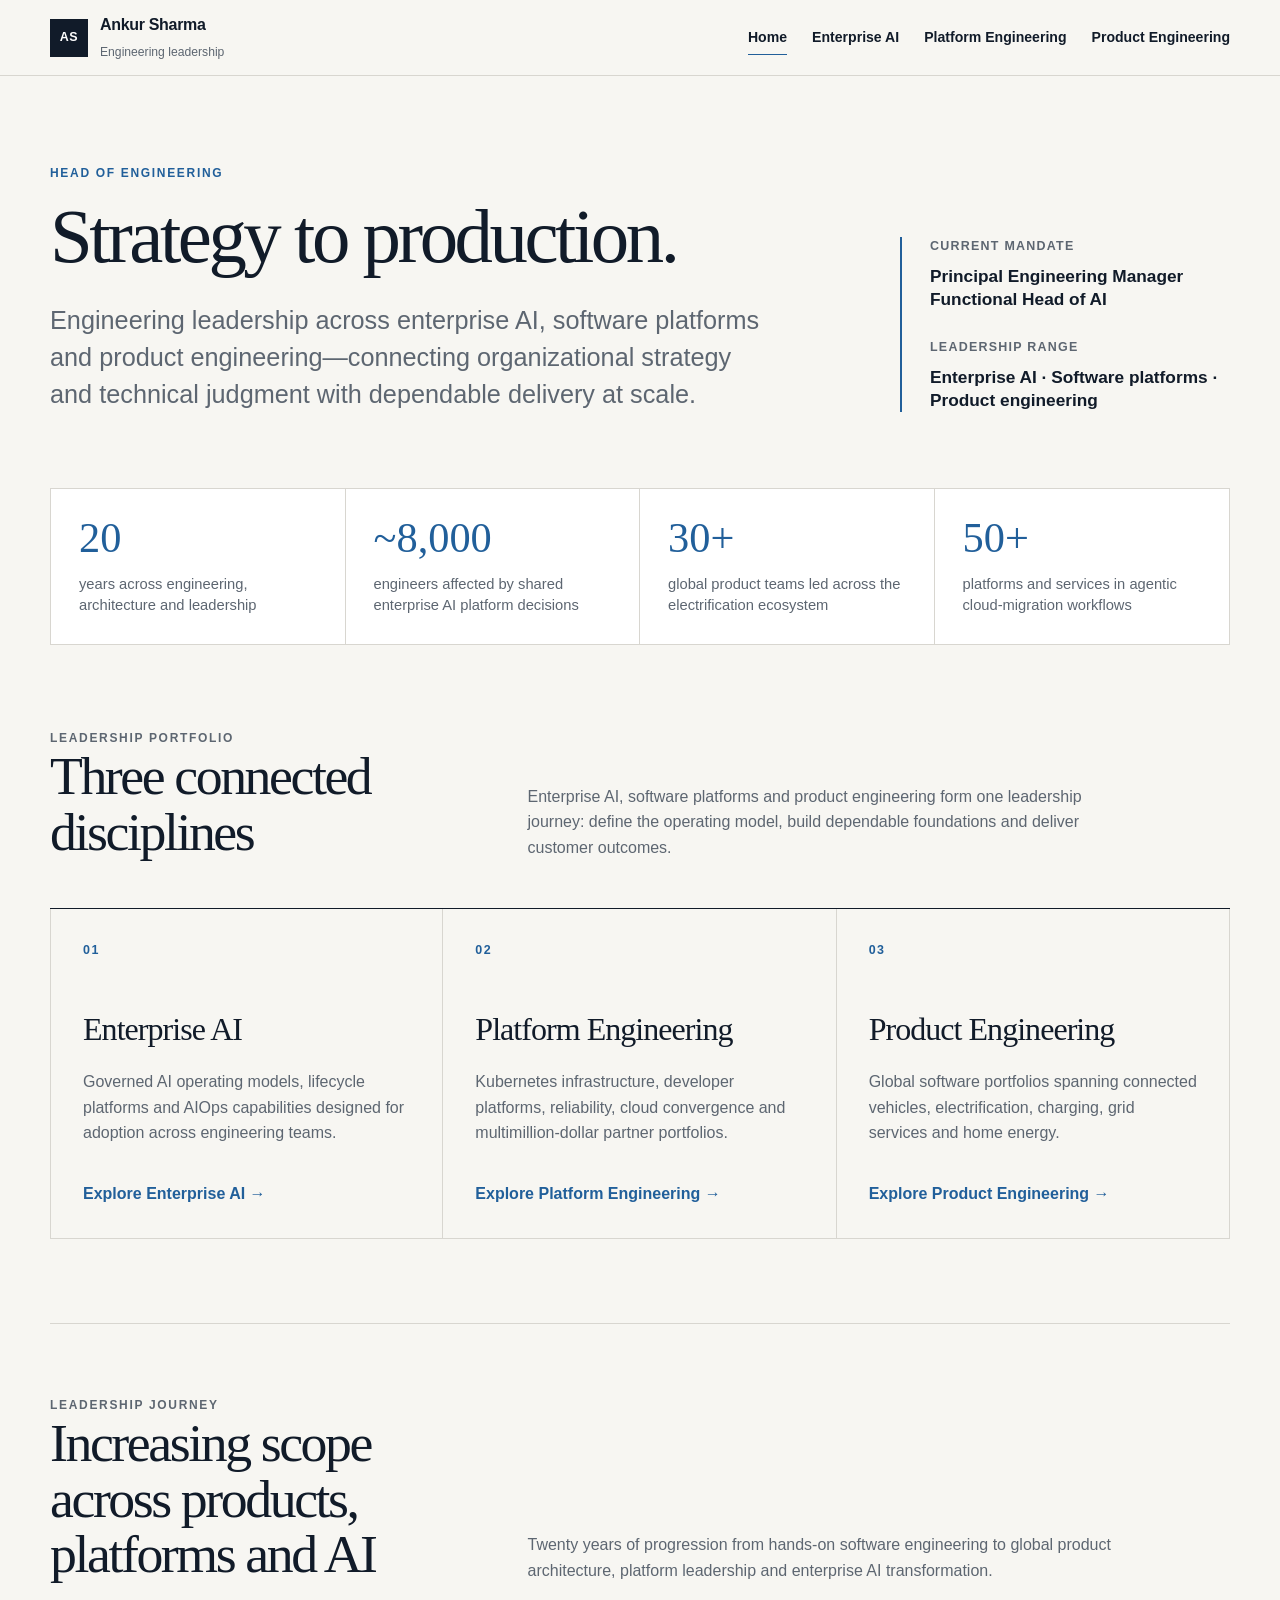
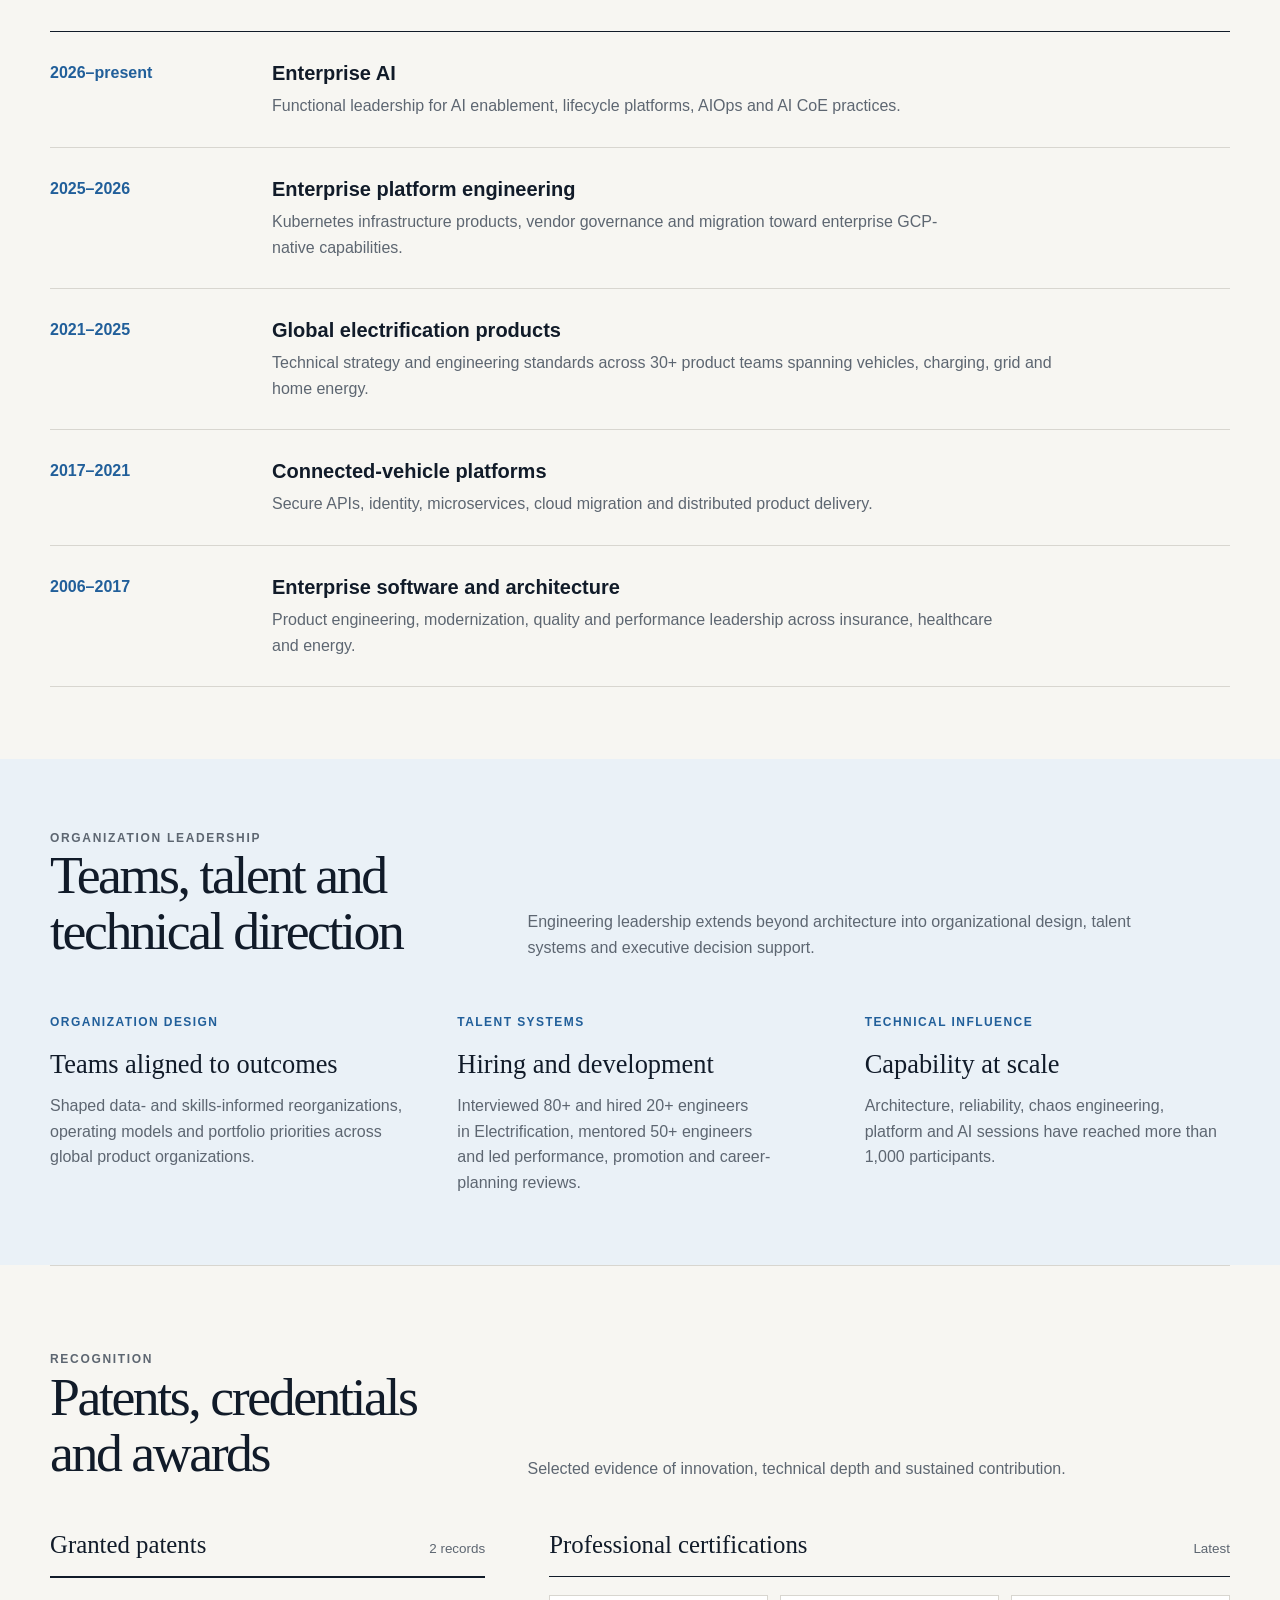
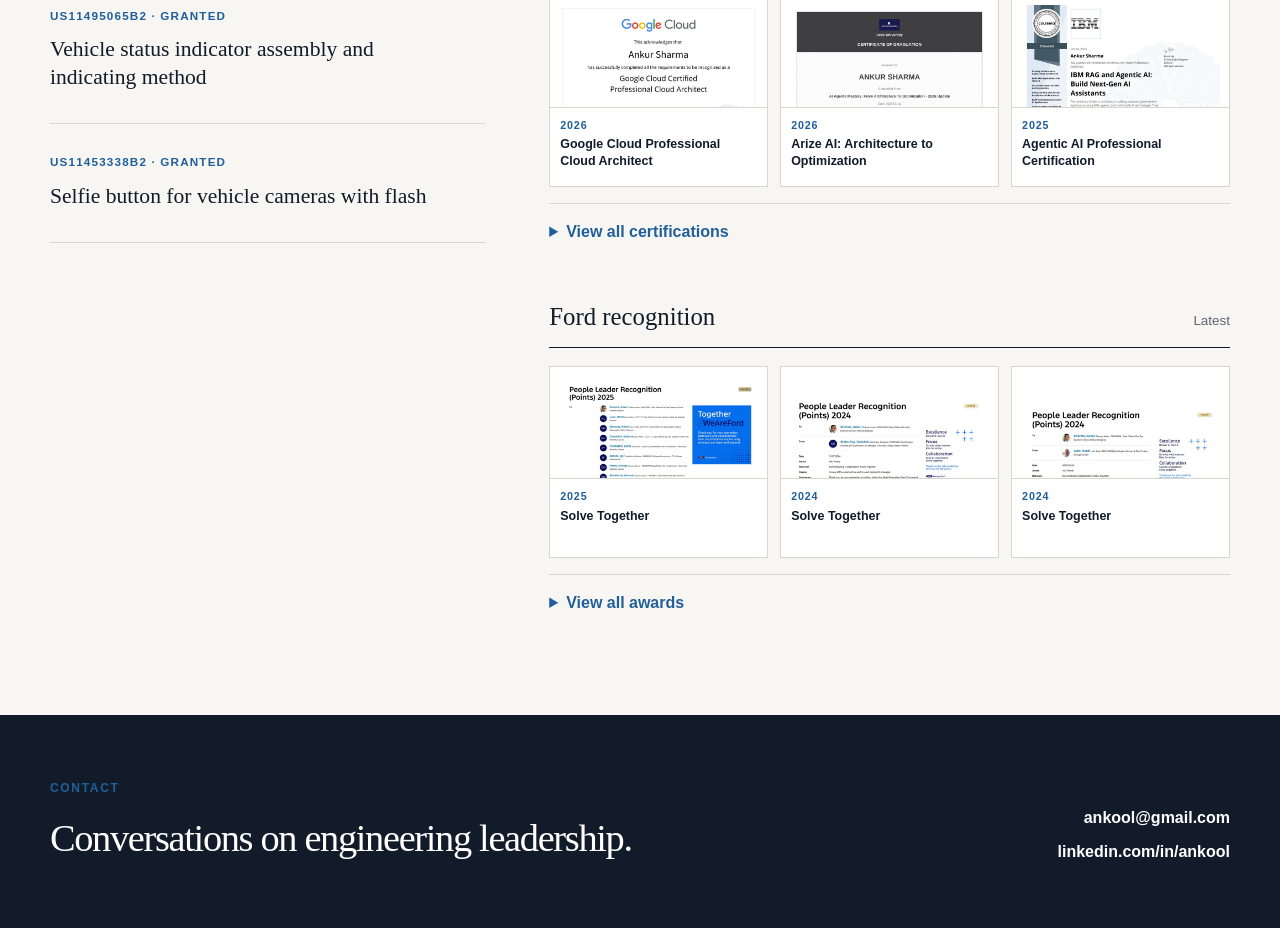
<file: index.html>
<!doctype html>
<html lang="en">
<head>
  <meta charset="utf-8">
  <meta name="viewport" content="width=device-width, initial-scale=1">
  <title>Ankur Sharma | Head of Engineering</title>
  <meta name="description" content="Head of Engineering leadership across enterprise AI, software platforms and product engineering.">
  <link rel="canonical" href="/">
  <link rel="icon" type="image/svg+xml" href="/favicon.svg?v=2">
  <link rel="stylesheet" href="/styles.css?v=7">
</head>
<body data-page="home">
  <a class="skip-link" href="#main">Skip to content</a>
  <header class="site-header">
    <div class="header-inner shell">
      <a class="brand" href="/" aria-label="Ankur Sharma home">
        <span class="brand-mark">AS</span>
        <span><span class="brand-name">Ankur Sharma</span><br><span class="brand-context">Engineering leadership</span></span>
      </a>
      <button class="menu-button" type="button" aria-expanded="false" aria-controls="primary-navigation" aria-label="Open navigation" data-menu-button><span></span><span></span><span></span></button>
      <nav class="primary-nav" id="primary-navigation" aria-label="Primary navigation" data-primary-nav>
        <a href="/" aria-current="page">Home</a>
        <a href="/enterprise-ai/">Enterprise AI</a>
        <a href="/platform-engineering/">Platform Engineering</a>
        <a href="/software-engineering/">Product Engineering</a>
      </nav>
    </div>
  </header>

  <main id="main">
    <section class="home-hero" id="about">
      <div class="hero-grid shell">
        <div>
          <p class="eyebrow">Head of Engineering</p>
          <h1 class="hero-title">Strategy to production.</h1>
          <p class="hero-copy">Engineering leadership across enterprise AI, software platforms and product engineering—connecting organizational strategy and technical judgment with dependable delivery at scale.</p>
        </div>
        <aside class="hero-aside" aria-label="Executive profile">
          <div><p>Current mandate</p><strong>Principal Engineering Manager<br>Functional Head of AI</strong></div>
          <div><p>Leadership range</p><strong>Enterprise AI · Software platforms · Product engineering</strong></div>
        </aside>
      </div>
    </section>

    <section class="shell" aria-label="Scale of work">
      <div class="metric-strip">
        <article class="metric"><strong>20</strong><span>years across engineering, architecture and leadership</span></article>
        <article class="metric"><strong>~8,000</strong><span>engineers affected by shared enterprise AI platform decisions</span></article>
        <article class="metric"><strong>30+</strong><span>global product teams led across the electrification ecosystem</span></article>
        <article class="metric"><strong>50+</strong><span>platforms and services in agentic cloud-migration workflows</span></article>
      </div>
    </section>

    <section class="section shell" id="expertise" aria-labelledby="expertise-title">
      <header class="section-heading">
        <div><p class="eyebrow">Leadership portfolio</p><h2 id="expertise-title">Three connected disciplines</h2></div>
        <p>Enterprise AI, software platforms and product engineering form one leadership journey: define the operating model, build dependable foundations and deliver customer outcomes.</p>
      </header>
      <div class="expertise-grid">
        <a class="expertise-card" href="/enterprise-ai/">
          <span class="expertise-number">01</span><h3>Enterprise AI</h3>
          <p>Governed AI operating models, lifecycle platforms and AIOps capabilities designed for adoption across engineering teams.</p><strong>Explore Enterprise AI →</strong>
        </a>
        <a class="expertise-card" href="/platform-engineering/">
          <span class="expertise-number">02</span><h3>Platform Engineering</h3>
          <p>Kubernetes infrastructure, developer platforms, reliability, cloud convergence and multimillion-dollar partner portfolios.</p><strong>Explore Platform Engineering →</strong>
        </a>
        <a class="expertise-card" href="/software-engineering/">
          <span class="expertise-number">03</span><h3>Product Engineering</h3>
          <p>Global software portfolios spanning connected vehicles, electrification, charging, grid services and home energy.</p><strong>Explore Product Engineering →</strong>
        </a>
      </div>
    </section>

    <section class="section compact section-rule shell" id="journey" aria-labelledby="journey-title">
      <header class="section-heading">
        <div><p class="eyebrow">Leadership journey</p><h2 id="journey-title">Increasing scope across products, platforms and AI</h2></div>
        <p>Twenty years of progression from hands-on software engineering to global product architecture, platform leadership and enterprise AI transformation.</p>
      </header>
      <ol class="timeline">
        <li><time>2026–present</time><div><h3>Enterprise AI</h3><p>Functional leadership for AI enablement, lifecycle platforms, AIOps and AI CoE practices.</p></div></li>
        <li><time>2025–2026</time><div><h3>Enterprise platform engineering</h3><p>Kubernetes infrastructure products, vendor governance and migration toward enterprise GCP-native capabilities.</p></div></li>
        <li><time>2021–2025</time><div><h3>Global electrification products</h3><p>Technical strategy and engineering standards across 30+ product teams spanning vehicles, charging, grid and home energy.</p></div></li>
        <li><time>2017–2021</time><div><h3>Connected-vehicle platforms</h3><p>Secure APIs, identity, microservices, cloud migration and distributed product delivery.</p></div></li>
        <li><time>2006–2017</time><div><h3>Enterprise software and architecture</h3><p>Product engineering, modernization, quality and performance leadership across insurance, healthcare and energy.</p></div></li>
      </ol>
    </section>

    <section class="impact-panel" id="leadership" aria-labelledby="leadership-title">
      <div class="shell">
        <header class="section-heading">
          <div><p class="eyebrow">Organization leadership</p><h2 id="leadership-title">Teams, talent and technical direction</h2></div>
          <p>Engineering leadership extends beyond architecture into organizational design, talent systems and executive decision support.</p>
        </header>
        <div class="impact-list">
          <article class="impact-item"><span>Organization design</span><h3>Teams aligned to outcomes</h3><p>Shaped data- and skills-informed reorganizations, operating models and portfolio priorities across global product organizations.</p></article>
          <article class="impact-item"><span>Talent systems</span><h3>Hiring and development</h3><p>Interviewed 80+ and hired 20+ engineers in Electrification, mentored 50+ engineers and led performance, promotion and career-planning reviews.</p></article>
          <article class="impact-item"><span>Technical influence</span><h3>Capability at scale</h3><p>Architecture, reliability, chaos engineering, platform and AI sessions have reached more than 1,000 participants.</p></article>
        </div>
      </div>
    </section>

    <section class="section shell section-rule" id="recognition" aria-labelledby="recognition-title">
      <header class="section-heading">
        <div><p class="eyebrow">Recognition</p><h2 id="recognition-title">Patents, credentials and awards</h2></div>
        <p>Selected evidence of innovation, technical depth and sustained contribution.</p>
      </header>
      <div class="recognition-columns">
        <div>
          <div class="evidence-heading"><h3>Granted patents</h3><span>2 records</span></div>
          <div class="patent-list">
            <a class="patent-record" href="https://patents.google.com/patent/US11495065B2/en" target="_blank" rel="noreferrer"><span>US11495065B2 · Granted</span><h3>Vehicle status indicator assembly and indicating method</h3></a>
            <a class="patent-record" href="https://patents.google.com/patent/US11453338B2/en" target="_blank" rel="noreferrer"><span>US11453338B2 · Granted</span><h3>Selfie button for vehicle cameras with flash</h3></a>
          </div>
        </div>
        <div>
          <section class="evidence-block" aria-labelledby="credentials-title">
            <div class="evidence-heading"><h3 id="credentials-title">Professional certifications</h3><span>Latest</span></div>
            <div class="evidence-preview" data-evidence-preview="certificate" aria-live="polite"></div>
            <details class="archive-toggle"><summary>View all certifications</summary><div class="evidence-archive" data-evidence-archive="certificate"></div></details>
          </section>
          <section class="evidence-block" aria-labelledby="awards-title">
            <div class="evidence-heading"><h3 id="awards-title">Ford recognition</h3><span>Latest</span></div>
            <div class="evidence-preview" data-evidence-preview="award" aria-live="polite"></div>
            <details class="archive-toggle"><summary>View all awards</summary><div class="evidence-archive" data-evidence-archive="award"></div></details>
          </section>
        </div>
      </div>
    </section>
  </main>

  <footer class="site-footer" id="contact">
    <div class="footer-grid shell">
      <div><p class="eyebrow">Contact</p><h3>Conversations on engineering leadership.</h3></div>
      <div class="footer-links"><a href="mailto:ankool@gmail.com">ankool@gmail.com</a><a href="https://www.linkedin.com/in/ankool/">linkedin.com/in/ankool</a></div>
    </div>
  </footer>
  <script src="/app.js?v=5"></script>
</body>
</html>
</file>
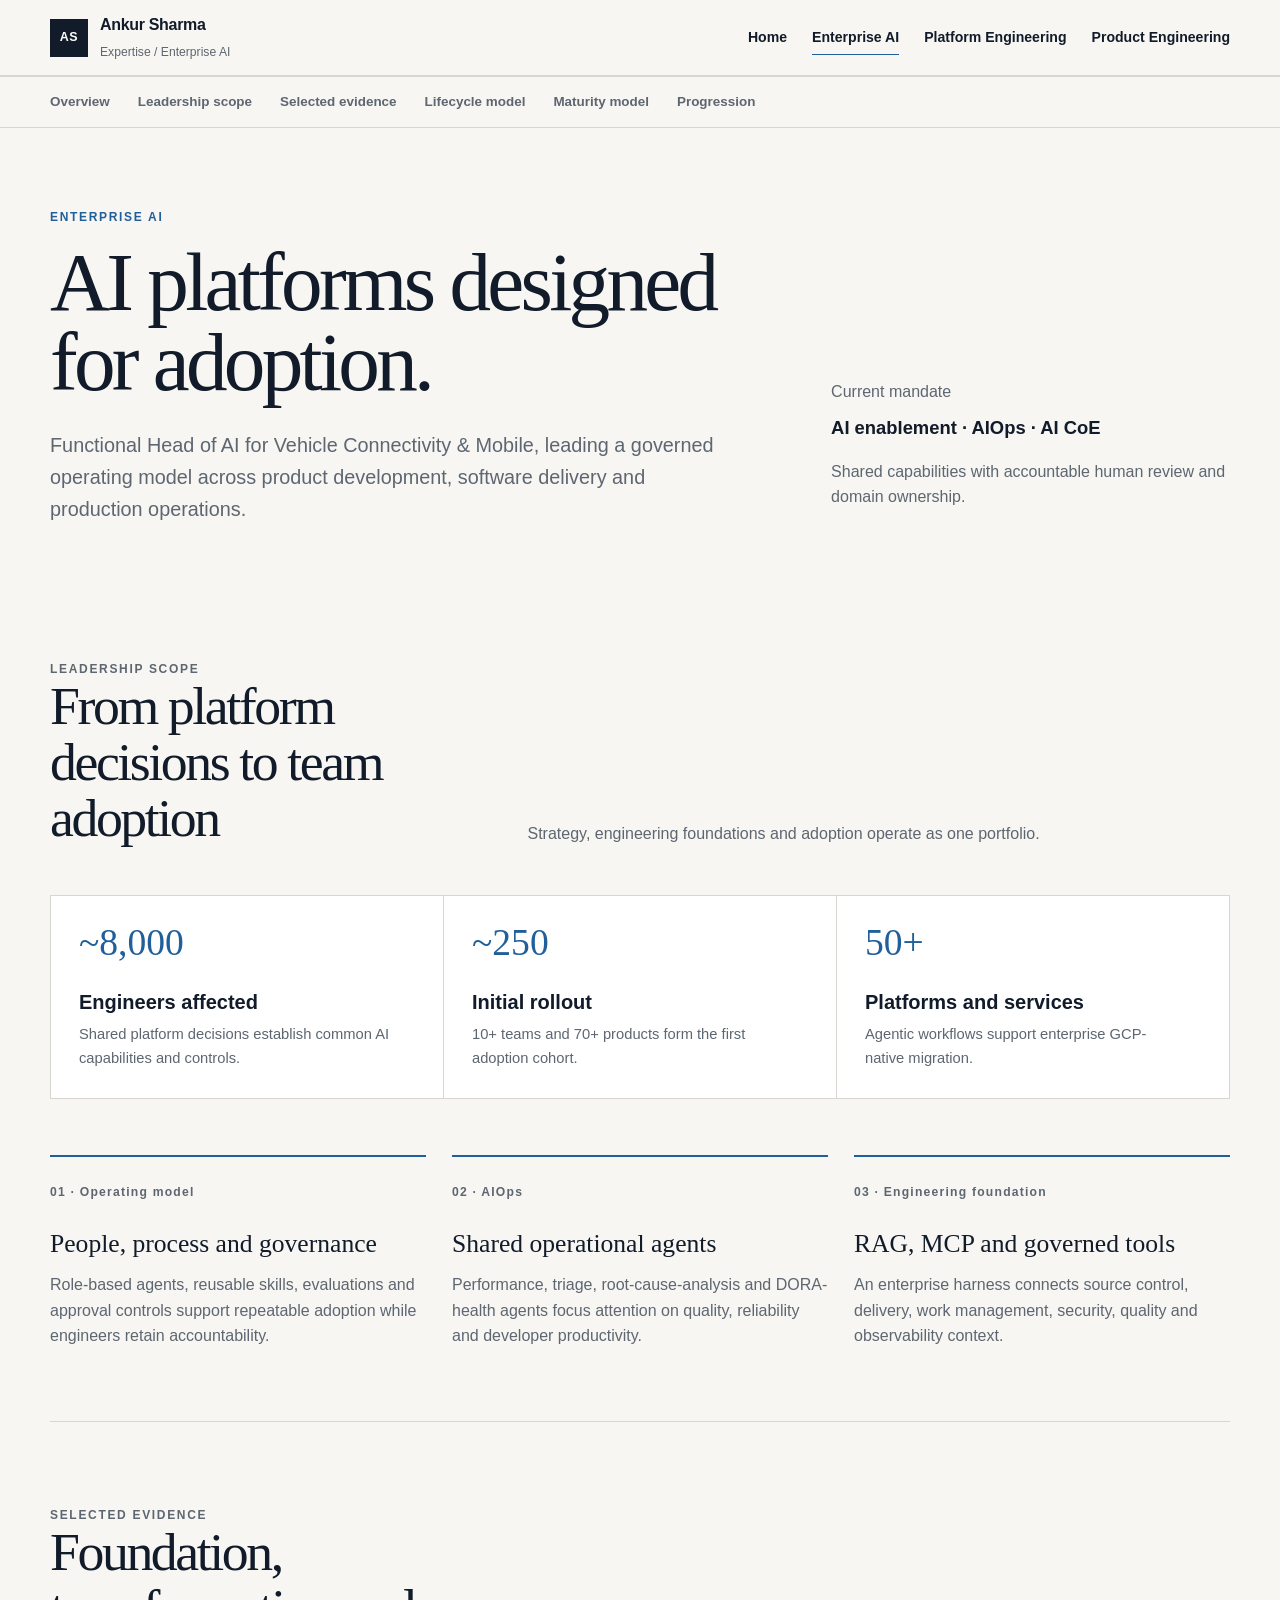
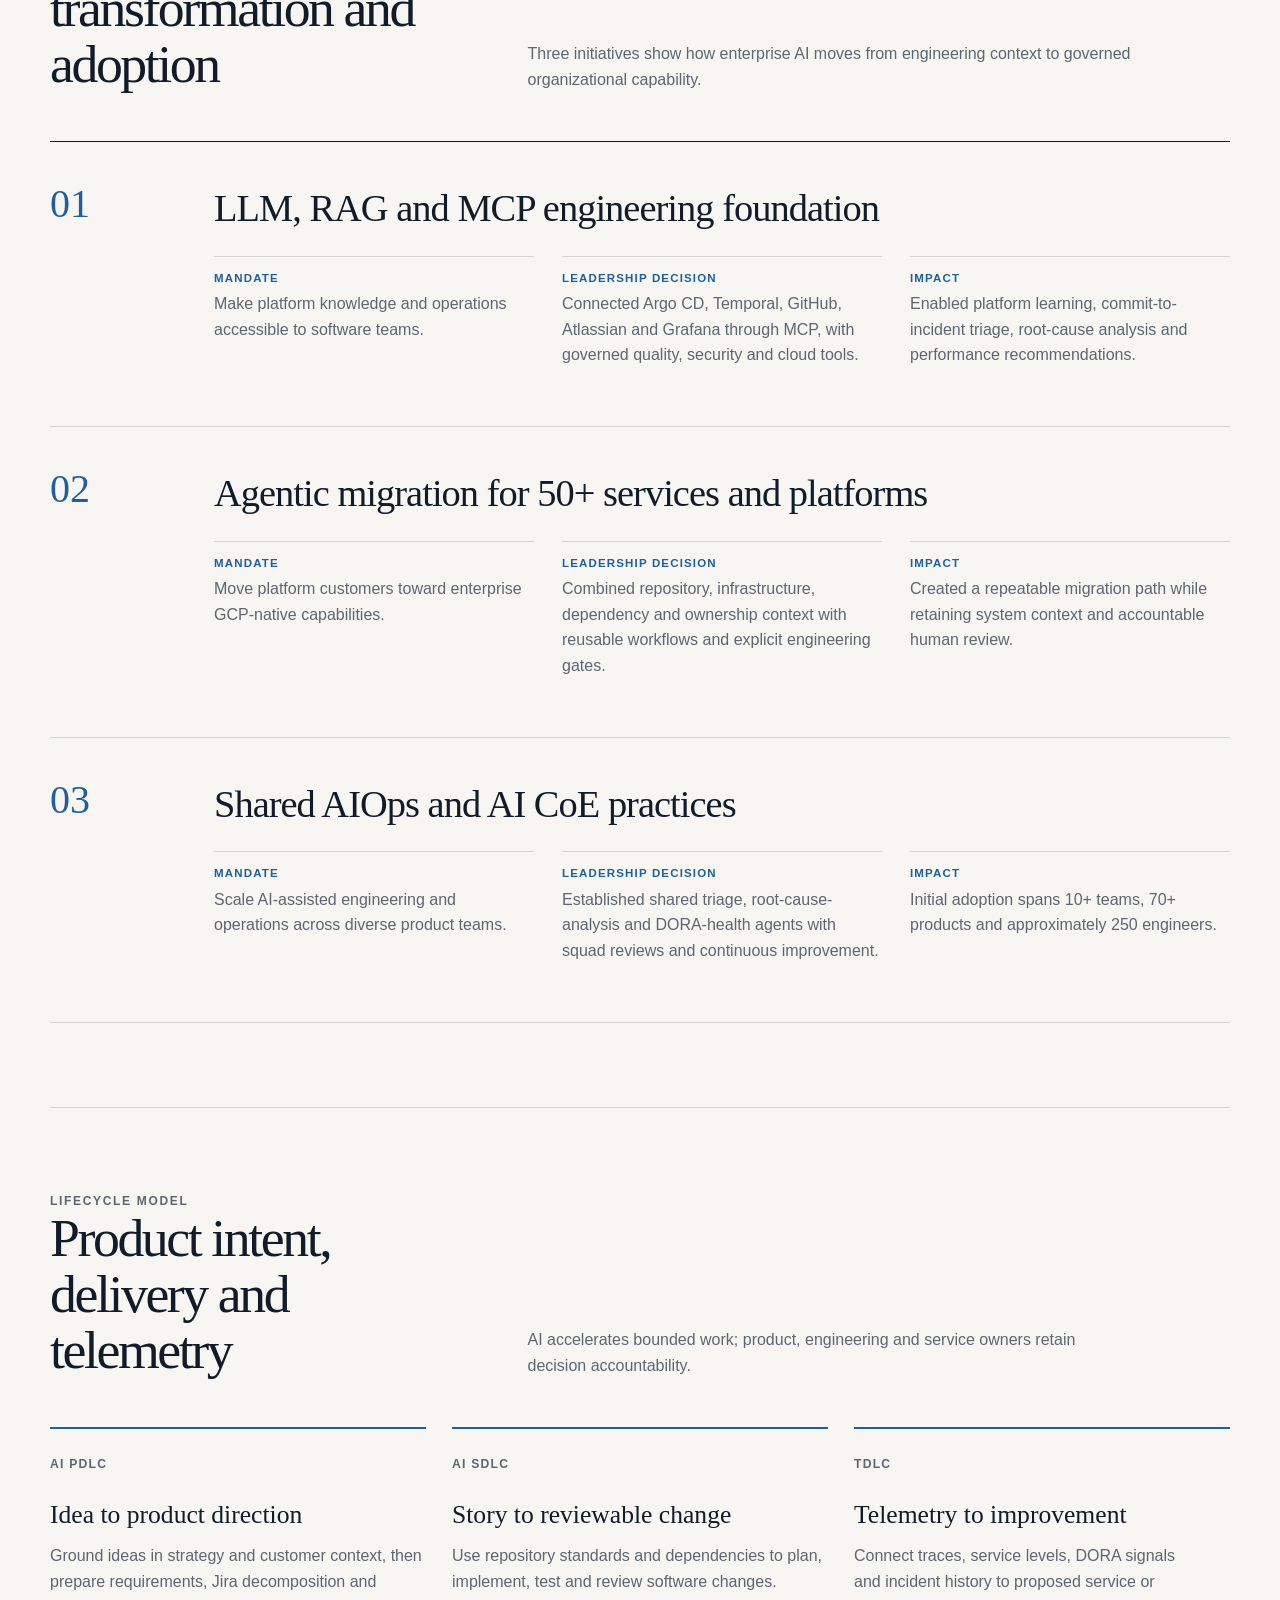
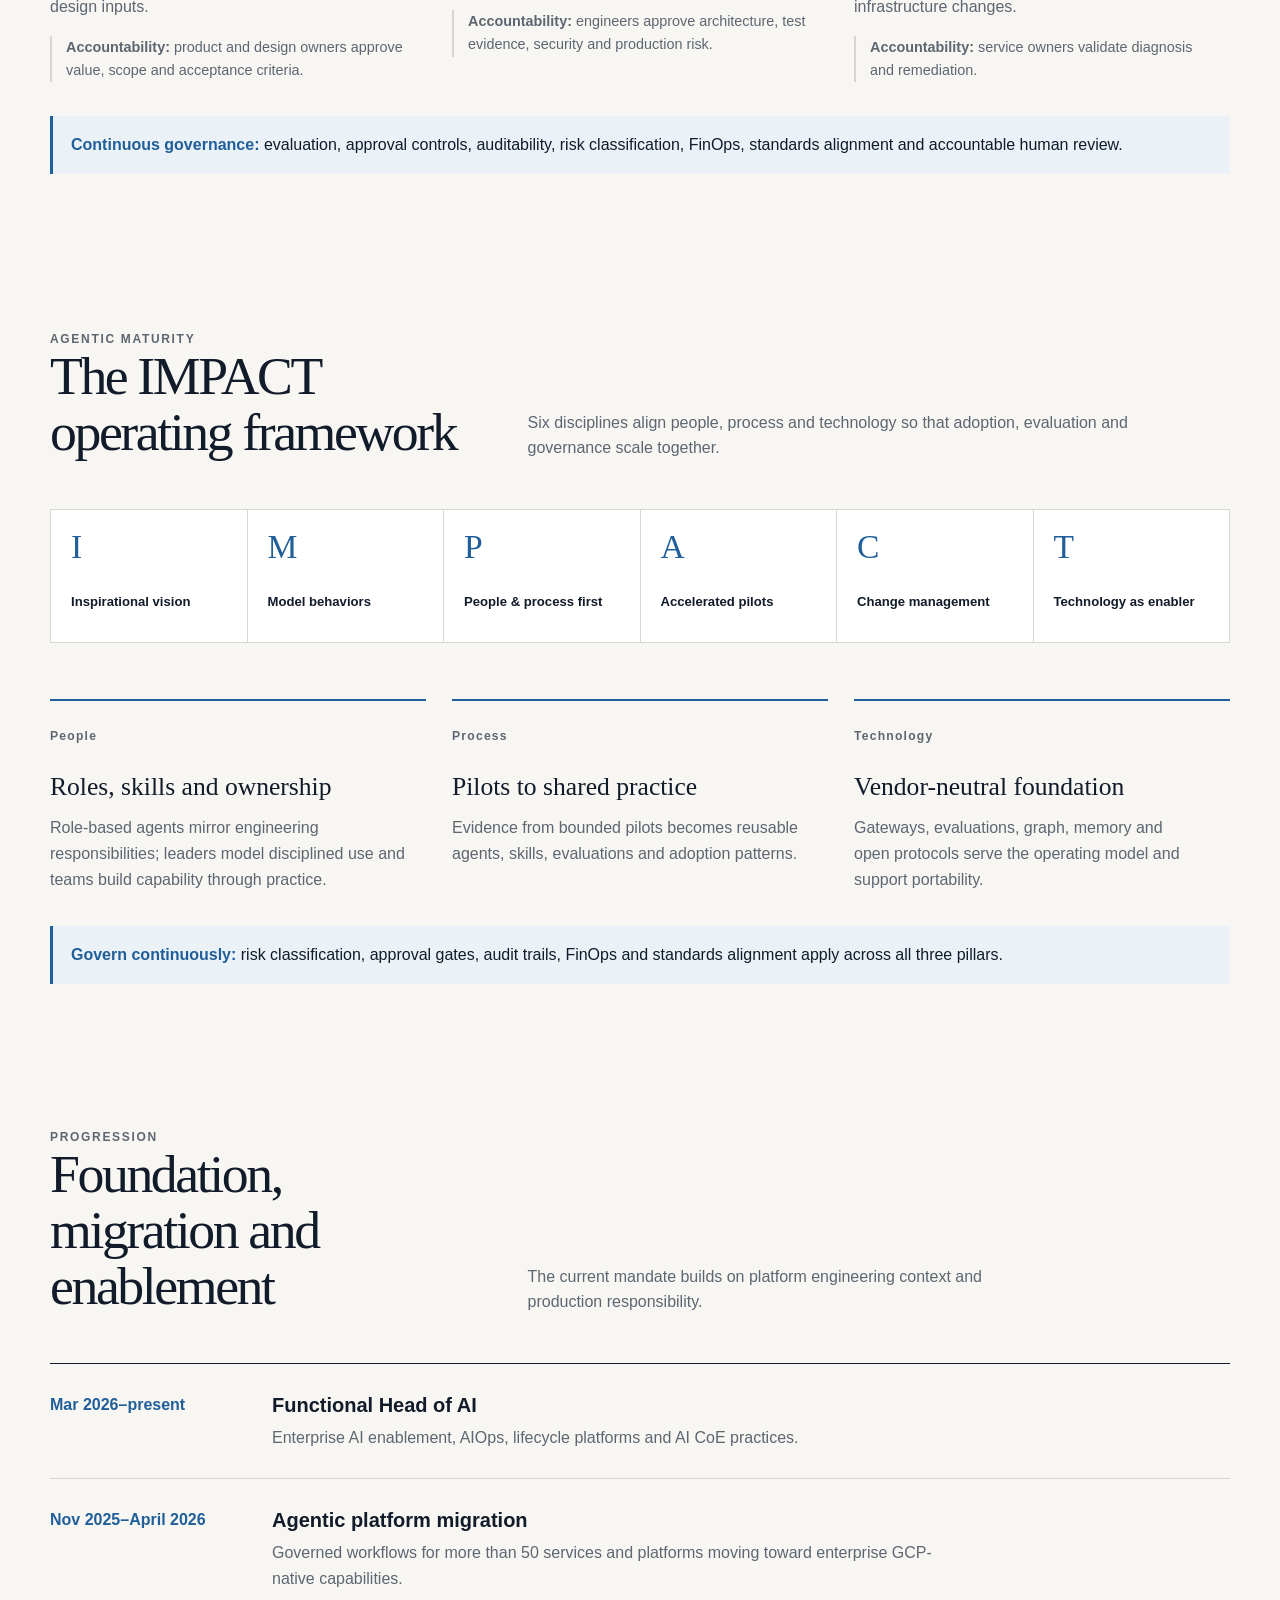
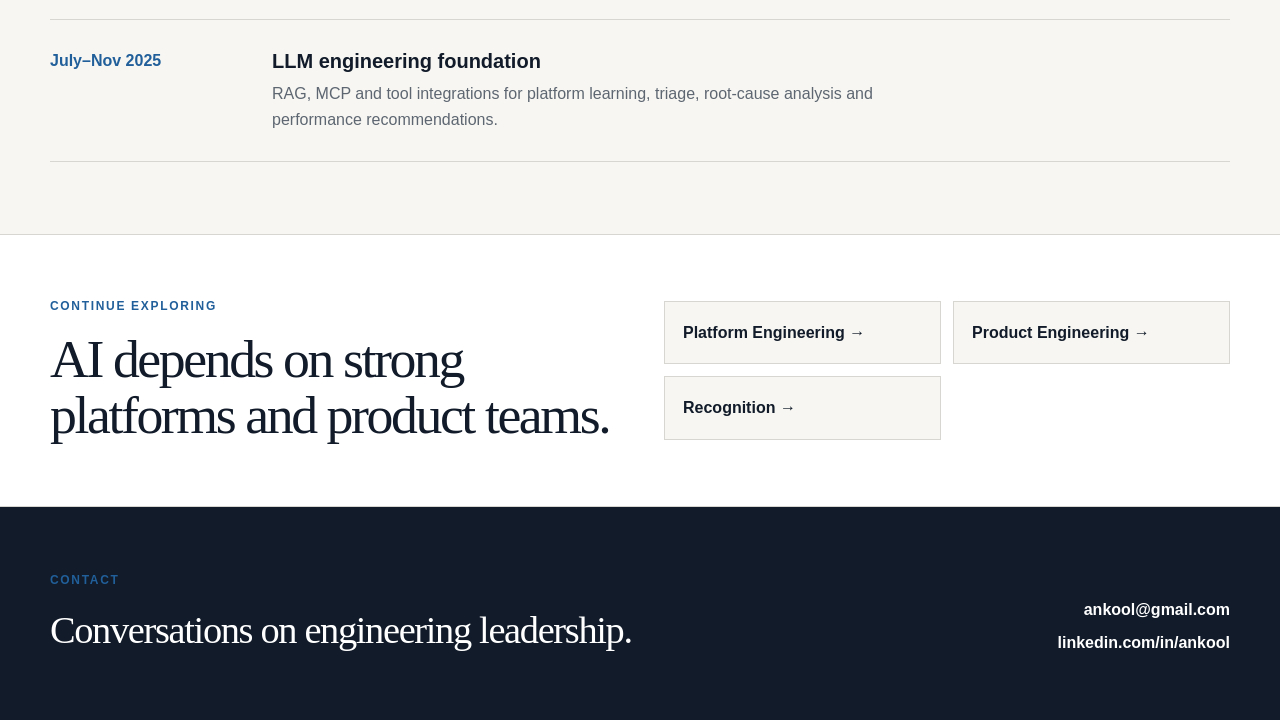
<file: enterprise-ai/index.html>
<!doctype html>
<html lang="en">
<head>
  <meta charset="utf-8"><meta name="viewport" content="width=device-width, initial-scale=1">
  <title>Enterprise AI | Ankur Sharma</title>
  <meta name="description" content="Enterprise AI leadership across agentic product development, software delivery and AIOps.">
  <link rel="canonical" href="/enterprise-ai/"><link rel="icon" type="image/svg+xml" href="/favicon.svg?v=2"><link rel="stylesheet" href="/styles.css?v=7">
</head>
<body data-page="enterprise-ai">
  <a class="skip-link" href="#main">Skip to content</a>
  <header class="site-header"><div class="header-inner shell">
    <a class="brand" href="/" aria-label="Ankur Sharma home"><span class="brand-mark">AS</span><span><span class="brand-name">Ankur Sharma</span><br><span class="brand-context">Expertise / Enterprise AI</span></span></a>
    <button class="menu-button" type="button" aria-expanded="false" aria-controls="primary-navigation" aria-label="Open navigation" data-menu-button><span></span><span></span><span></span></button>
    <nav class="primary-nav" id="primary-navigation" aria-label="Primary navigation" data-primary-nav><a href="/">Home</a><a href="/enterprise-ai/" aria-current="page">Enterprise AI</a><a href="/platform-engineering/">Platform Engineering</a><a href="/software-engineering/">Product Engineering</a></nav>
  </div></header>
  <nav class="subnav" aria-label="Enterprise AI sections"><div class="shell"><a href="#overview">Overview</a><a href="#scope">Leadership scope</a><a href="#evidence">Selected evidence</a><a href="#operating-model">Lifecycle model</a><a href="#maturity">Maturity model</a><a href="#career">Progression</a></div></nav>

  <main id="main">
    <section class="page-hero" id="overview"><div class="page-hero-grid shell">
      <div><p class="eyebrow">Enterprise AI</p><h1>AI platforms designed for adoption.</h1><p class="lede">Functional Head of AI for Vehicle Connectivity &amp; Mobile, leading a governed operating model across product development, software delivery and production operations.</p></div>
      <aside class="page-kicker"><span>Current mandate</span><strong>AI enablement · AIOps · AI CoE</strong><p>Shared capabilities with accountable human review and domain ownership.</p></aside>
    </div></section>

    <section class="section compact shell" id="scope" aria-labelledby="scope-title">
      <header class="section-heading"><div><p class="eyebrow">Leadership scope</p><h2 id="scope-title">From platform decisions to team adoption</h2></div><p>Strategy, engineering foundations and adoption operate as one portfolio.</p></header>
      <div class="outcome-grid">
        <article class="outcome"><strong>~8,000</strong><h3>Engineers affected</h3><p>Shared platform decisions establish common AI capabilities and controls.</p></article>
        <article class="outcome"><strong>~250</strong><h3>Initial rollout</h3><p>10+ teams and 70+ products form the first adoption cohort.</p></article>
        <article class="outcome"><strong>50+</strong><h3>Platforms and services</h3><p>Agentic workflows support enterprise GCP-native migration.</p></article>
      </div>
      <div class="operating-grid section-inset">
        <article class="operating-card"><span>01 · Operating model</span><h3>People, process and governance</h3><p>Role-based agents, reusable skills, evaluations and approval controls support repeatable adoption while engineers retain accountability.</p></article>
        <article class="operating-card"><span>02 · AIOps</span><h3>Shared operational agents</h3><p>Performance, triage, root-cause-analysis and DORA-health agents focus attention on quality, reliability and developer productivity.</p></article>
        <article class="operating-card"><span>03 · Engineering foundation</span><h3>RAG, MCP and governed tools</h3><p>An enterprise harness connects source control, delivery, work management, security, quality and observability context.</p></article>
      </div>
    </section>

    <section class="section section-rule shell" id="evidence" aria-labelledby="evidence-title">
      <header class="section-heading"><div><p class="eyebrow">Selected evidence</p><h2 id="evidence-title">Foundation, transformation and adoption</h2></div><p>Three initiatives show how enterprise AI moves from engineering context to governed organizational capability.</p></header>
      <div class="case-stack">
        <article class="case-study"><span class="case-index">01</span><div><h3>LLM, RAG and MCP engineering foundation</h3><dl class="case-facts"><div><dt>Mandate</dt><dd>Make platform knowledge and operations accessible to software teams.</dd></div><div><dt>Leadership decision</dt><dd>Connected Argo CD, Temporal, GitHub, Atlassian and Grafana through MCP, with governed quality, security and cloud tools.</dd></div><div><dt>Impact</dt><dd>Enabled platform learning, commit-to-incident triage, root-cause analysis and performance recommendations.</dd></div></dl></div></article>
        <article class="case-study"><span class="case-index">02</span><div><h3>Agentic migration for 50+ services and platforms</h3><dl class="case-facts"><div><dt>Mandate</dt><dd>Move platform customers toward enterprise GCP-native capabilities.</dd></div><div><dt>Leadership decision</dt><dd>Combined repository, infrastructure, dependency and ownership context with reusable workflows and explicit engineering gates.</dd></div><div><dt>Impact</dt><dd>Created a repeatable migration path while retaining system context and accountable human review.</dd></div></dl></div></article>
        <article class="case-study"><span class="case-index">03</span><div><h3>Shared AIOps and AI CoE practices</h3><dl class="case-facts"><div><dt>Mandate</dt><dd>Scale AI-assisted engineering and operations across diverse product teams.</dd></div><div><dt>Leadership decision</dt><dd>Established shared triage, root-cause-analysis and DORA-health agents with squad reviews and continuous improvement.</dd></div><div><dt>Impact</dt><dd>Initial adoption spans 10+ teams, 70+ products and approximately 250 engineers.</dd></div></dl></div></article>
      </div>
    </section>

    <section class="section section-rule shell" id="operating-model" aria-labelledby="operating-title">
      <header class="section-heading"><div><p class="eyebrow">Lifecycle model</p><h2 id="operating-title">Product intent, delivery and telemetry</h2></div><p>AI accelerates bounded work; product, engineering and service owners retain decision accountability.</p></header>
      <div class="operating-grid">
        <article class="operating-card"><span>AI PDLC</span><h3>Idea to product direction</h3><p>Ground ideas in strategy and customer context, then prepare requirements, Jira decomposition and design inputs.</p><p class="control"><strong>Accountability:</strong> product and design owners approve value, scope and acceptance criteria.</p></article>
        <article class="operating-card"><span>AI SDLC</span><h3>Story to reviewable change</h3><p>Use repository standards and dependencies to plan, implement, test and review software changes.</p><p class="control"><strong>Accountability:</strong> engineers approve architecture, test evidence, security and production risk.</p></article>
        <article class="operating-card"><span>TDLC</span><h3>Telemetry to improvement</h3><p>Connect traces, service levels, DORA signals and incident history to proposed service or infrastructure changes.</p><p class="control"><strong>Accountability:</strong> service owners validate diagnosis and remediation.</p></article>
      </div>
      <p class="governance-note"><strong>Continuous governance:</strong> evaluation, approval controls, auditability, risk classification, FinOps, standards alignment and accountable human review.</p>
    </section>

    <section class="section compact shell" id="maturity" aria-labelledby="maturity-title">
      <header class="section-heading"><div><p class="eyebrow">Agentic maturity</p><h2 id="maturity-title">The IMPACT operating framework</h2></div><p>Six disciplines align people, process and technology so that adoption, evaluation and governance scale together.</p></header>
      <div class="framework-steps" aria-label="IMPACT disciplines">
        <div><strong>I</strong><span>Inspirational vision</span></div><div><strong>M</strong><span>Model behaviors</span></div><div><strong>P</strong><span>People &amp; process first</span></div><div><strong>A</strong><span>Accelerated pilots</span></div><div><strong>C</strong><span>Change management</span></div><div><strong>T</strong><span>Technology as enabler</span></div>
      </div>
      <div class="operating-grid section-inset">
        <article class="operating-card"><span>People</span><h3>Roles, skills and ownership</h3><p>Role-based agents mirror engineering responsibilities; leaders model disciplined use and teams build capability through practice.</p></article>
        <article class="operating-card"><span>Process</span><h3>Pilots to shared practice</h3><p>Evidence from bounded pilots becomes reusable agents, skills, evaluations and adoption patterns.</p></article>
        <article class="operating-card"><span>Technology</span><h3>Vendor-neutral foundation</h3><p>Gateways, evaluations, graph, memory and open protocols serve the operating model and support portability.</p></article>
      </div>
      <p class="governance-note"><strong>Govern continuously:</strong> risk classification, approval gates, audit trails, FinOps and standards alignment apply across all three pillars.</p>
    </section>

    <section class="section compact shell" id="career" aria-labelledby="career-title">
      <header class="section-heading"><div><p class="eyebrow">Progression</p><h2 id="career-title">Foundation, migration and enablement</h2></div><p>The current mandate builds on platform engineering context and production responsibility.</p></header>
      <ol class="timeline">
        <li><time>Mar 2026–present</time><div><h3>Functional Head of AI</h3><p>Enterprise AI enablement, AIOps, lifecycle platforms and AI CoE practices.</p></div></li>
        <li><time>Nov 2025–April 2026</time><div><h3>Agentic platform migration</h3><p>Governed workflows for more than 50 services and platforms moving toward enterprise GCP-native capabilities.</p></div></li>
        <li><time>July–Nov 2025</time><div><h3>LLM engineering foundation</h3><p>RAG, MCP and tool integrations for platform learning, triage, root-cause analysis and performance recommendations.</p></div></li>
      </ol>
    </section>

    <aside class="related"><div class="related-grid shell"><div><p class="eyebrow">Continue exploring</p><h2>AI depends on strong platforms and product teams.</h2></div><div class="related-links"><a href="/platform-engineering/">Platform Engineering →</a><a href="/software-engineering/">Product Engineering →</a><a href="/#recognition">Recognition →</a></div></div></aside>
  </main>
  <footer class="site-footer" id="contact"><div class="footer-grid shell"><div><p class="eyebrow">Contact</p><h3>Conversations on engineering leadership.</h3></div><div class="footer-links"><a href="mailto:ankool@gmail.com">ankool@gmail.com</a><a href="https://www.linkedin.com/in/ankool/">linkedin.com/in/ankool</a></div></div></footer>
  <script src="/app.js?v=5"></script>
</body>
</html>
</file>
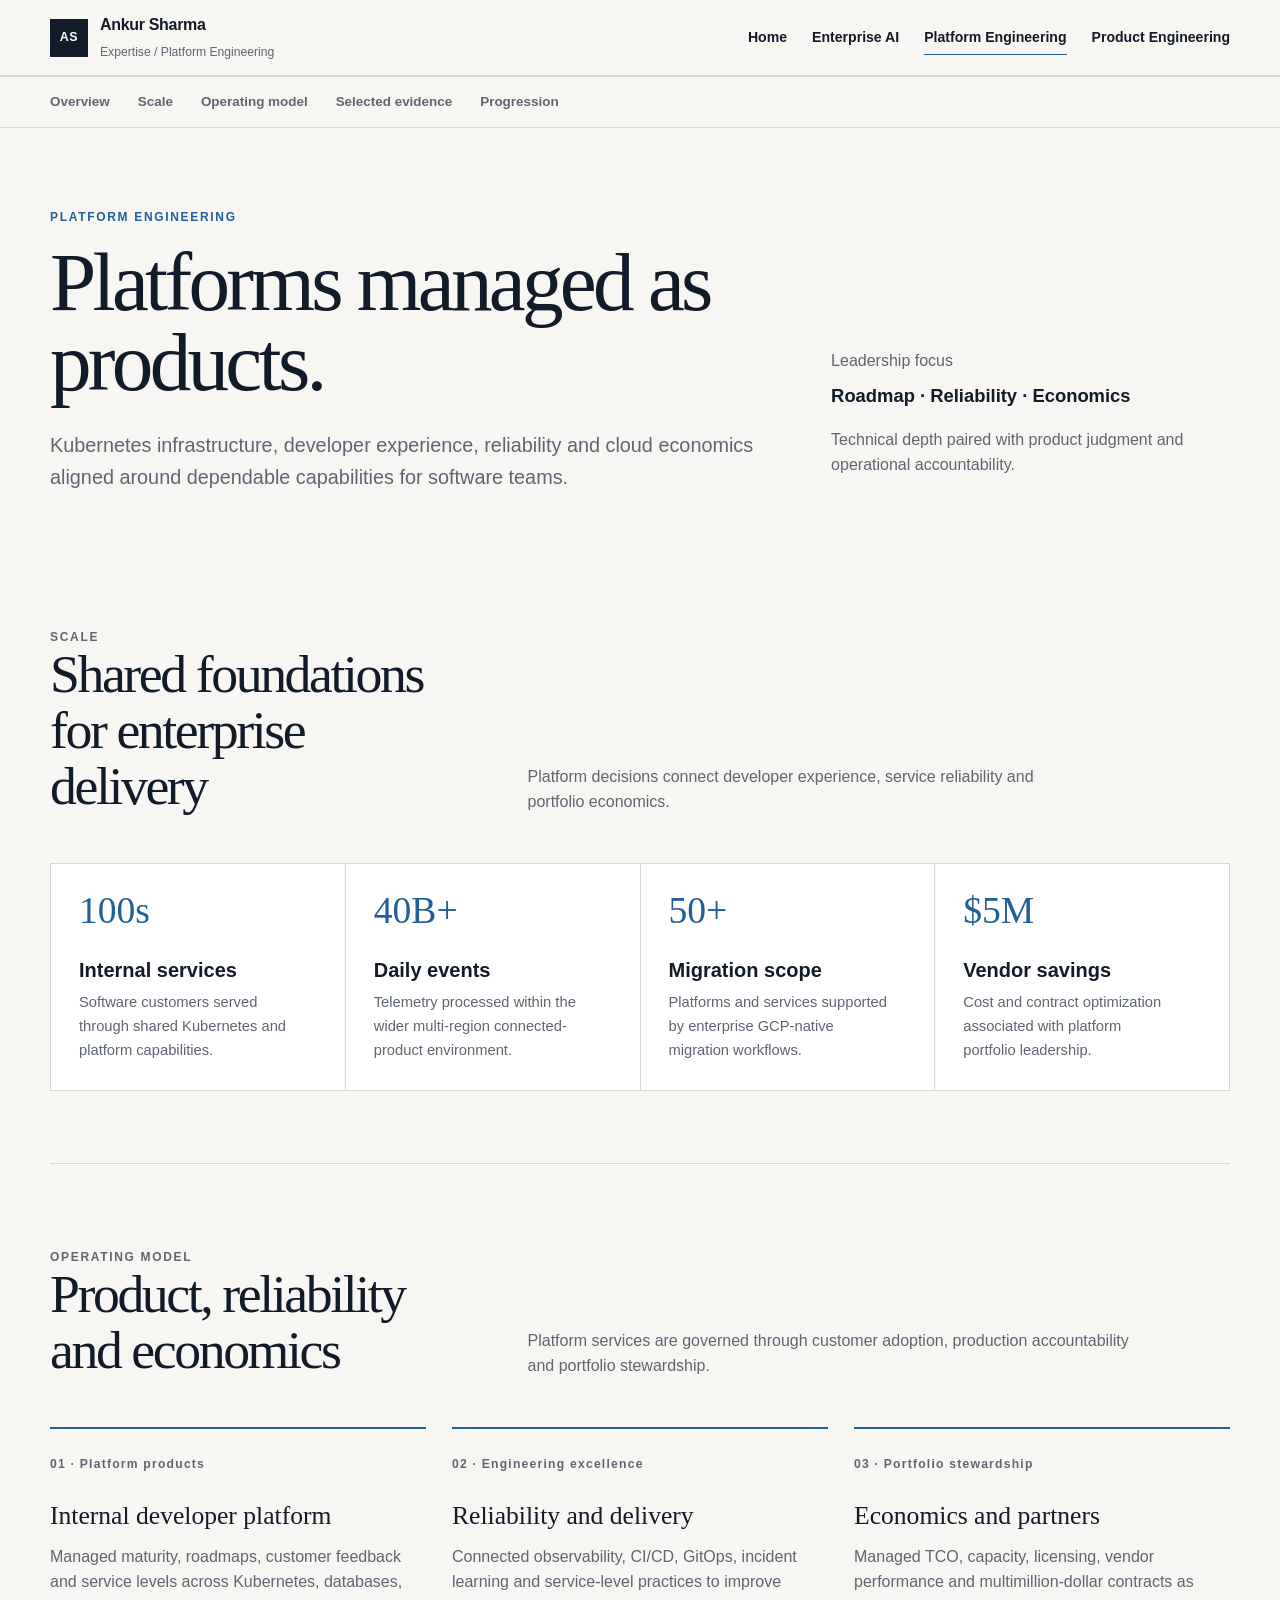
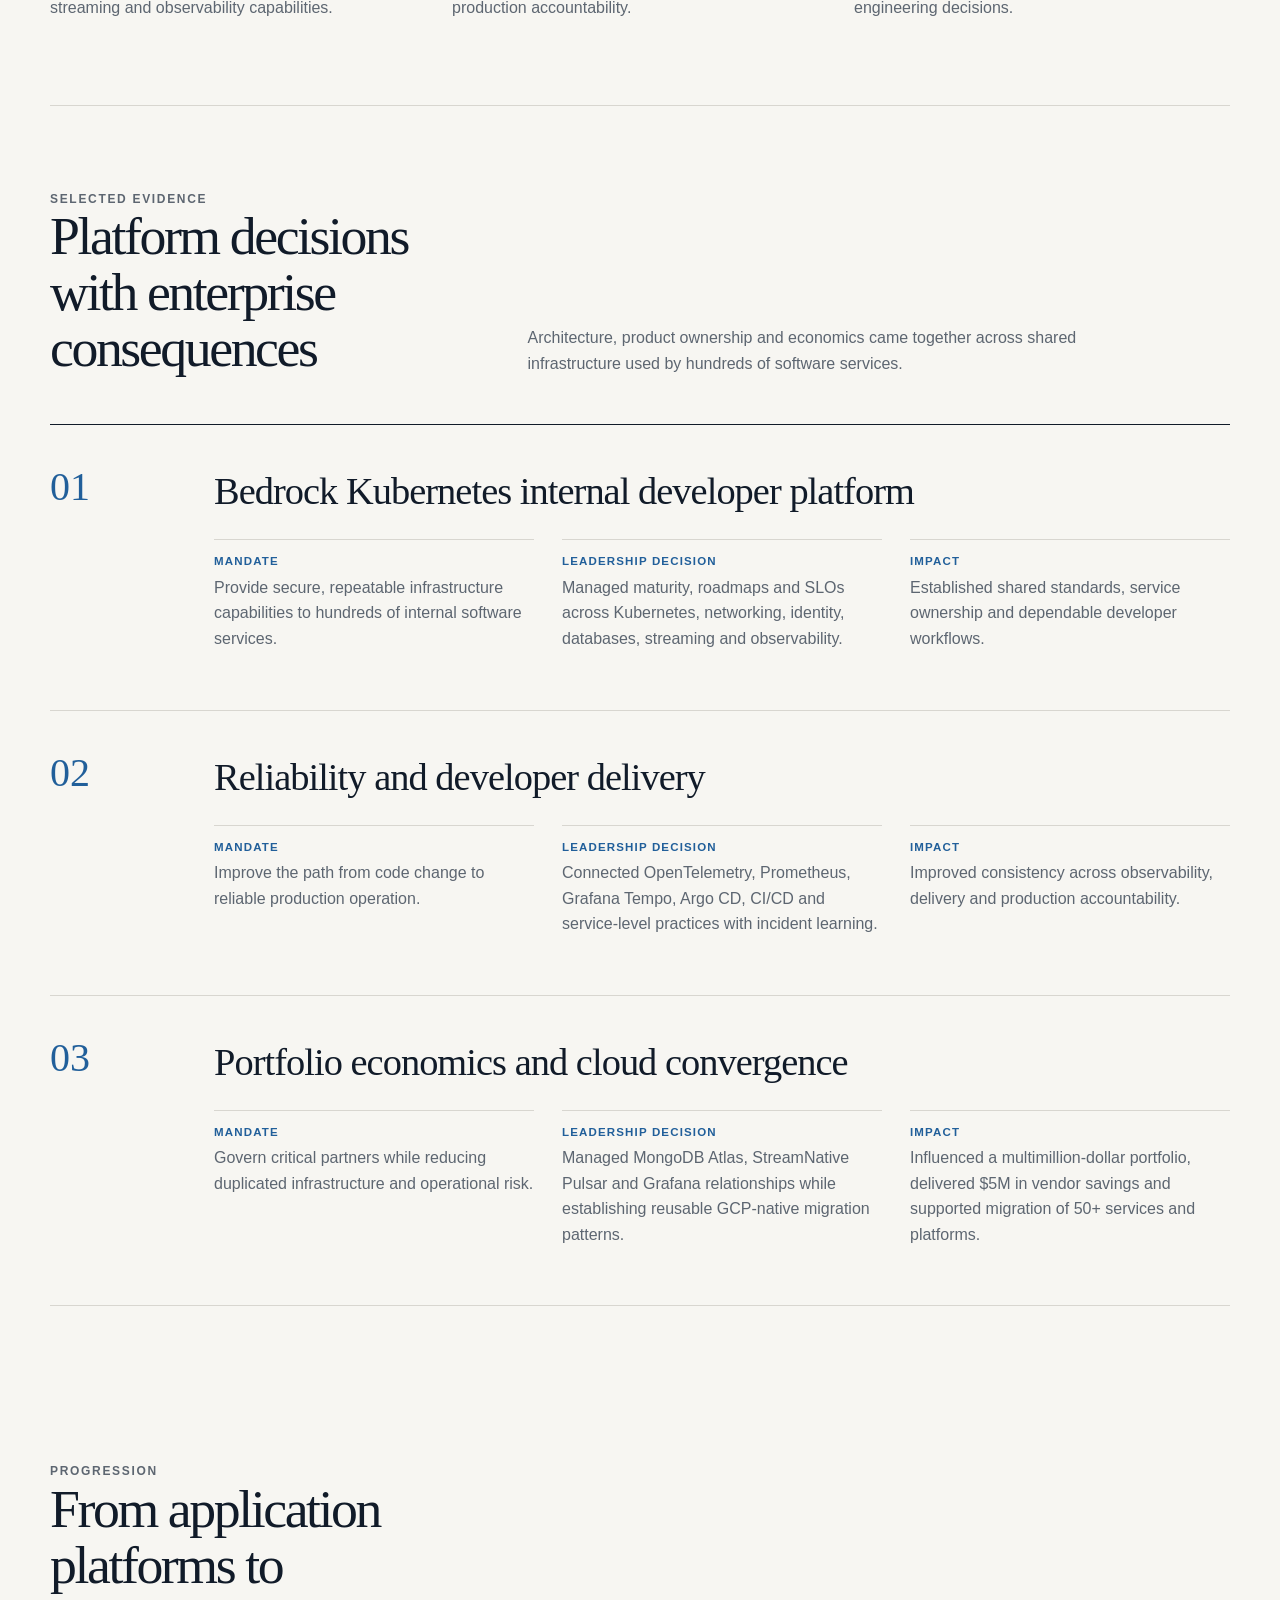
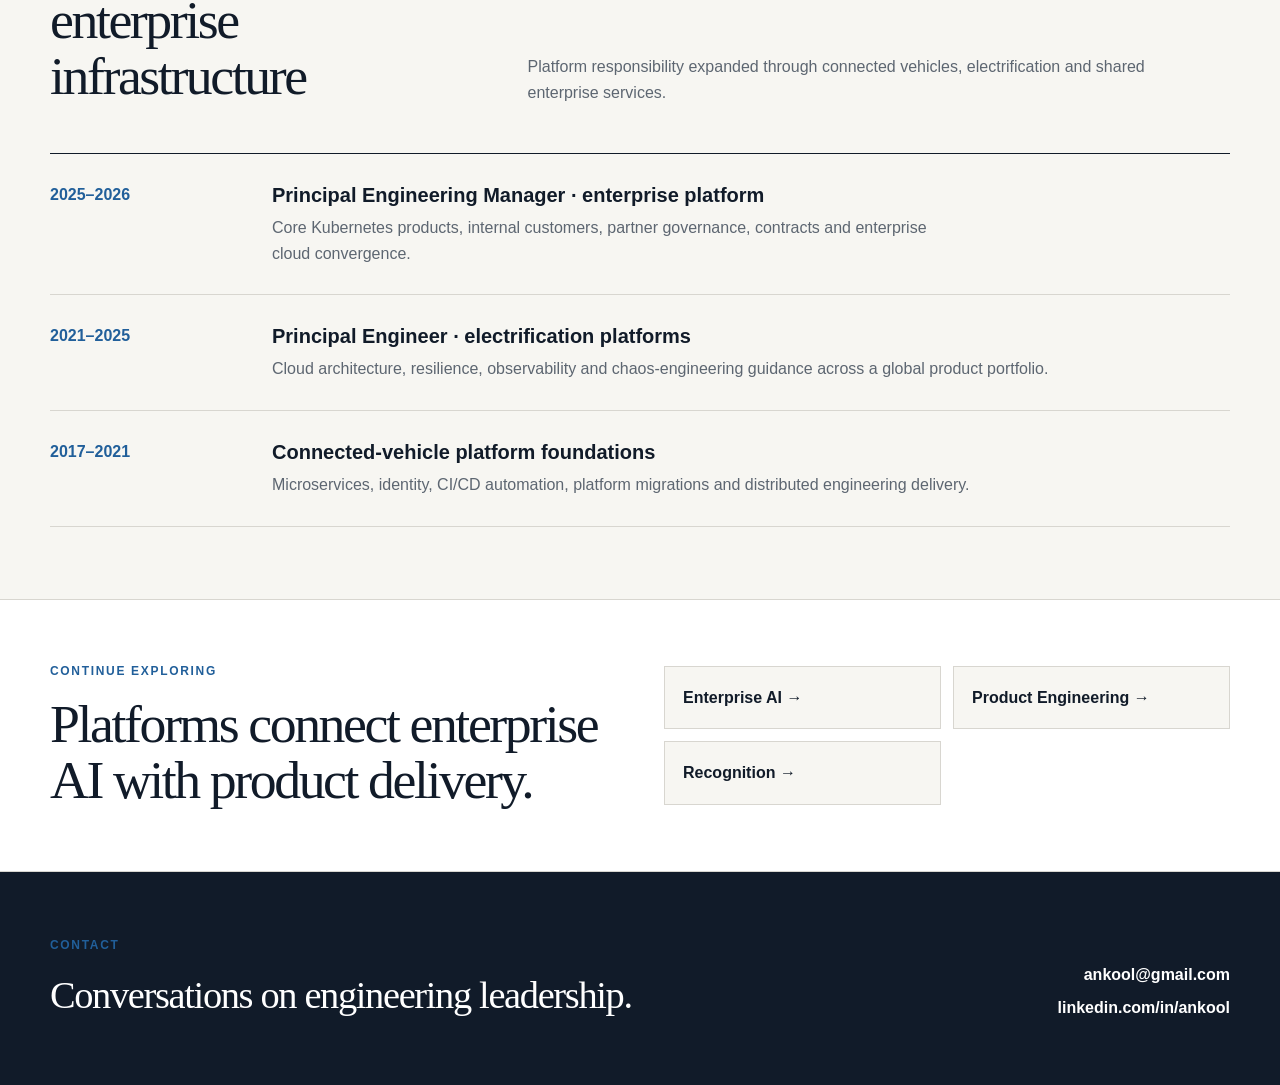
<file: platform-engineering/index.html>
<!doctype html>
<html lang="en">
<head>
  <meta charset="utf-8"><meta name="viewport" content="width=device-width, initial-scale=1">
  <title>Platform Engineering | Ankur Sharma</title>
  <meta name="description" content="Platform engineering leadership across Kubernetes, developer platforms, reliability and cloud convergence.">
  <link rel="canonical" href="/platform-engineering/"><link rel="icon" type="image/svg+xml" href="/favicon.svg?v=2"><link rel="stylesheet" href="/styles.css?v=7">
</head>
<body data-page="platform-engineering">
  <a class="skip-link" href="#main">Skip to content</a>
  <header class="site-header"><div class="header-inner shell">
    <a class="brand" href="/" aria-label="Ankur Sharma home"><span class="brand-mark">AS</span><span><span class="brand-name">Ankur Sharma</span><br><span class="brand-context">Expertise / Platform Engineering</span></span></a>
    <button class="menu-button" type="button" aria-expanded="false" aria-controls="primary-navigation" aria-label="Open navigation" data-menu-button><span></span><span></span><span></span></button>
    <nav class="primary-nav" id="primary-navigation" aria-label="Primary navigation" data-primary-nav><a href="/">Home</a><a href="/enterprise-ai/">Enterprise AI</a><a href="/platform-engineering/" aria-current="page">Platform Engineering</a><a href="/software-engineering/">Product Engineering</a></nav>
  </div></header>
  <nav class="subnav" aria-label="Platform Engineering sections"><div class="shell"><a href="#overview">Overview</a><a href="#scale">Scale</a><a href="#portfolio">Operating model</a><a href="#evidence">Selected evidence</a><a href="#career">Progression</a></div></nav>

  <main id="main">
    <section class="page-hero" id="overview"><div class="page-hero-grid shell">
      <div><p class="eyebrow">Platform Engineering</p><h1>Platforms managed as products.</h1><p class="lede">Kubernetes infrastructure, developer experience, reliability and cloud economics aligned around dependable capabilities for software teams.</p></div>
      <aside class="page-kicker"><span>Leadership focus</span><strong>Roadmap · Reliability · Economics</strong><p>Technical depth paired with product judgment and operational accountability.</p></aside>
    </div></section>

    <section class="section compact shell" id="scale" aria-labelledby="scale-title">
      <header class="section-heading"><div><p class="eyebrow">Scale</p><h2 id="scale-title">Shared foundations for enterprise delivery</h2></div><p>Platform decisions connect developer experience, service reliability and portfolio economics.</p></header>
      <div class="outcome-grid four-up">
        <article class="outcome"><strong>100s</strong><h3>Internal services</h3><p>Software customers served through shared Kubernetes and platform capabilities.</p></article>
        <article class="outcome"><strong>40B+</strong><h3>Daily events</h3><p>Telemetry processed within the wider multi-region connected-product environment.</p></article>
        <article class="outcome"><strong>50+</strong><h3>Migration scope</h3><p>Platforms and services supported by enterprise GCP-native migration workflows.</p></article>
        <article class="outcome"><strong>$5M</strong><h3>Vendor savings</h3><p>Cost and contract optimization associated with platform portfolio leadership.</p></article>
      </div>
    </section>

    <section class="section section-rule shell" id="portfolio" aria-labelledby="portfolio-title">
      <header class="section-heading"><div><p class="eyebrow">Operating model</p><h2 id="portfolio-title">Product, reliability and economics</h2></div><p>Platform services are governed through customer adoption, production accountability and portfolio stewardship.</p></header>
      <div class="operating-grid">
        <article class="operating-card"><span>01 · Platform products</span><h3>Internal developer platform</h3><p>Managed maturity, roadmaps, customer feedback and service levels across Kubernetes, databases, streaming and observability capabilities.</p></article>
        <article class="operating-card"><span>02 · Engineering excellence</span><h3>Reliability and delivery</h3><p>Connected observability, CI/CD, GitOps, incident learning and service-level practices to improve production accountability.</p></article>
        <article class="operating-card"><span>03 · Portfolio stewardship</span><h3>Economics and partners</h3><p>Managed TCO, capacity, licensing, vendor performance and multimillion-dollar contracts as engineering decisions.</p></article>
      </div>
    </section>

    <section class="section section-rule shell" id="evidence" aria-labelledby="evidence-title">
      <header class="section-heading"><div><p class="eyebrow">Selected evidence</p><h2 id="evidence-title">Platform decisions with enterprise consequences</h2></div><p>Architecture, product ownership and economics came together across shared infrastructure used by hundreds of software services.</p></header>
      <div class="case-stack">
        <article class="case-study"><span class="case-index">01</span><div><h3>Bedrock Kubernetes internal developer platform</h3><dl class="case-facts"><div><dt>Mandate</dt><dd>Provide secure, repeatable infrastructure capabilities to hundreds of internal software services.</dd></div><div><dt>Leadership decision</dt><dd>Managed maturity, roadmaps and SLOs across Kubernetes, networking, identity, databases, streaming and observability.</dd></div><div><dt>Impact</dt><dd>Established shared standards, service ownership and dependable developer workflows.</dd></div></dl></div></article>
        <article class="case-study"><span class="case-index">02</span><div><h3>Reliability and developer delivery</h3><dl class="case-facts"><div><dt>Mandate</dt><dd>Improve the path from code change to reliable production operation.</dd></div><div><dt>Leadership decision</dt><dd>Connected OpenTelemetry, Prometheus, Grafana Tempo, Argo CD, CI/CD and service-level practices with incident learning.</dd></div><div><dt>Impact</dt><dd>Improved consistency across observability, delivery and production accountability.</dd></div></dl></div></article>
        <article class="case-study"><span class="case-index">03</span><div><h3>Portfolio economics and cloud convergence</h3><dl class="case-facts"><div><dt>Mandate</dt><dd>Govern critical partners while reducing duplicated infrastructure and operational risk.</dd></div><div><dt>Leadership decision</dt><dd>Managed MongoDB Atlas, StreamNative Pulsar and Grafana relationships while establishing reusable GCP-native migration patterns.</dd></div><div><dt>Impact</dt><dd>Influenced a multimillion-dollar portfolio, delivered $5M in vendor savings and supported migration of 50+ services and platforms.</dd></div></dl></div></article>
      </div>
    </section>

    <section class="section compact shell" id="career" aria-labelledby="career-title">
      <header class="section-heading"><div><p class="eyebrow">Progression</p><h2 id="career-title">From application platforms to enterprise infrastructure</h2></div><p>Platform responsibility expanded through connected vehicles, electrification and shared enterprise services.</p></header>
      <ol class="timeline">
        <li><time>2025–2026</time><div><h3>Principal Engineering Manager · enterprise platform</h3><p>Core Kubernetes products, internal customers, partner governance, contracts and enterprise cloud convergence.</p></div></li>
        <li><time>2021–2025</time><div><h3>Principal Engineer · electrification platforms</h3><p>Cloud architecture, resilience, observability and chaos-engineering guidance across a global product portfolio.</p></div></li>
        <li><time>2017–2021</time><div><h3>Connected-vehicle platform foundations</h3><p>Microservices, identity, CI/CD automation, platform migrations and distributed engineering delivery.</p></div></li>
      </ol>
    </section>

    <aside class="related"><div class="related-grid shell"><div><p class="eyebrow">Continue exploring</p><h2>Platforms connect enterprise AI with product delivery.</h2></div><div class="related-links"><a href="/enterprise-ai/">Enterprise AI →</a><a href="/software-engineering/">Product Engineering →</a><a href="/#recognition">Recognition →</a></div></div></aside>
  </main>
  <footer class="site-footer" id="contact"><div class="footer-grid shell"><div><p class="eyebrow">Contact</p><h3>Conversations on engineering leadership.</h3></div><div class="footer-links"><a href="mailto:ankool@gmail.com">ankool@gmail.com</a><a href="https://www.linkedin.com/in/ankool/">linkedin.com/in/ankool</a></div></div></footer>
  <script src="/app.js?v=5"></script>
</body>
</html>
</file>
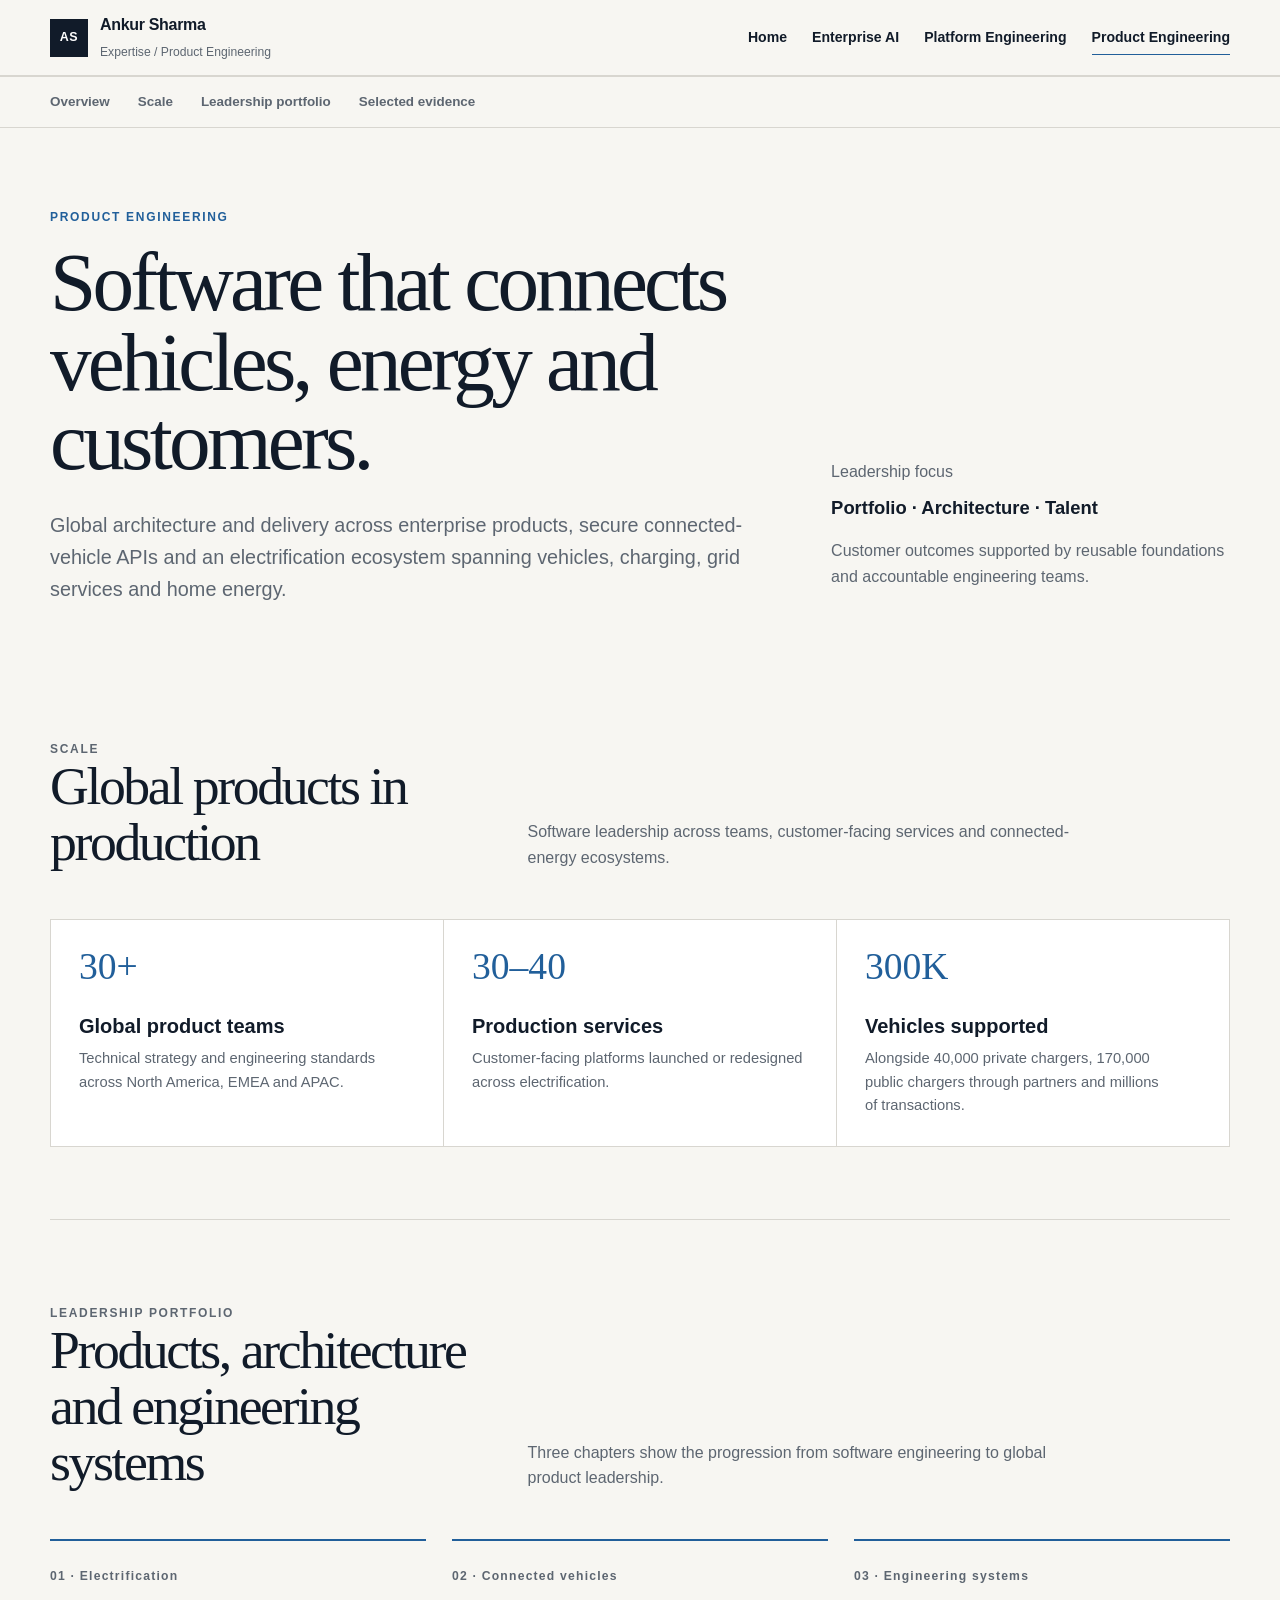
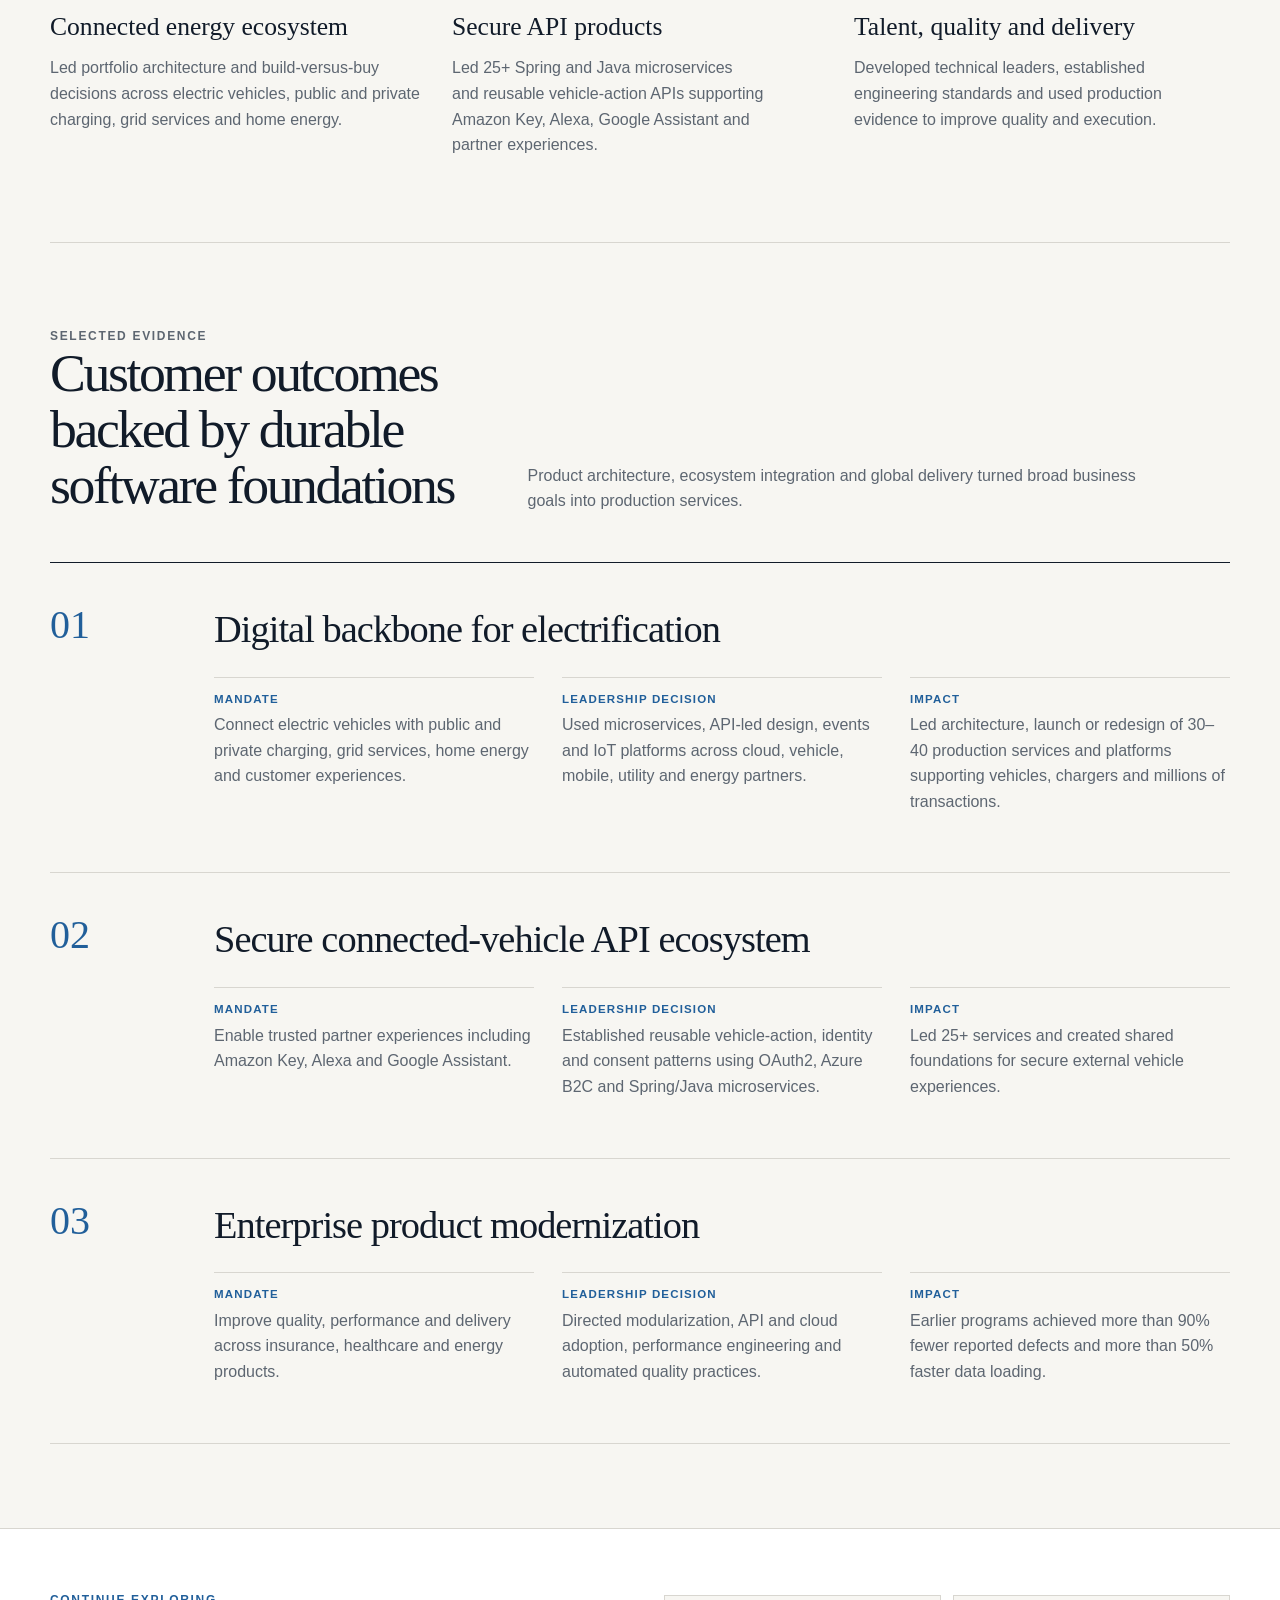
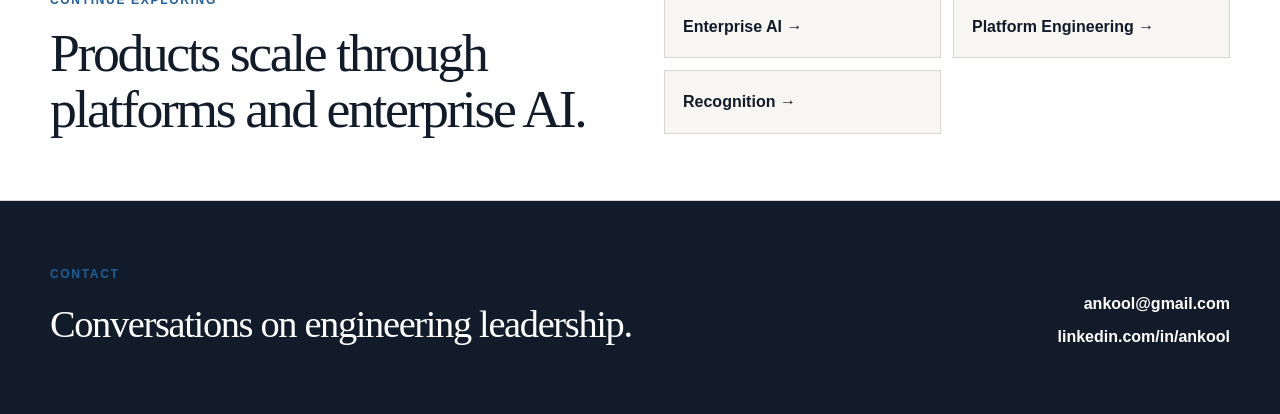
<file: software-engineering/index.html>
<!doctype html>
<html lang="en">
<head>
  <meta charset="utf-8"><meta name="viewport" content="width=device-width, initial-scale=1">
  <title>Product Engineering | Ankur Sharma</title>
  <meta name="description" content="Product engineering leadership across connected vehicles, electrification, APIs, IoT and enterprise software.">
  <link rel="canonical" href="/software-engineering/"><link rel="icon" type="image/svg+xml" href="/favicon.svg?v=2"><link rel="stylesheet" href="/styles.css?v=7">
</head>
<body data-page="software-engineering">
  <a class="skip-link" href="#main">Skip to content</a>
  <header class="site-header"><div class="header-inner shell">
    <a class="brand" href="/" aria-label="Ankur Sharma home"><span class="brand-mark">AS</span><span><span class="brand-name">Ankur Sharma</span><br><span class="brand-context">Expertise / Product Engineering</span></span></a>
    <button class="menu-button" type="button" aria-expanded="false" aria-controls="primary-navigation" aria-label="Open navigation" data-menu-button><span></span><span></span><span></span></button>
    <nav class="primary-nav" id="primary-navigation" aria-label="Primary navigation" data-primary-nav><a href="/">Home</a><a href="/enterprise-ai/">Enterprise AI</a><a href="/platform-engineering/">Platform Engineering</a><a href="/software-engineering/" aria-current="page">Product Engineering</a></nav>
  </div></header>
  <nav class="subnav" aria-label="Product Engineering sections"><div class="shell"><a href="#overview">Overview</a><a href="#scale">Scale</a><a href="#portfolio">Leadership portfolio</a><a href="#evidence">Selected evidence</a></div></nav>

  <main id="main">
    <section class="page-hero" id="overview"><div class="page-hero-grid shell">
      <div><p class="eyebrow">Product Engineering</p><h1>Software that connects vehicles, energy and customers.</h1><p class="lede">Global architecture and delivery across enterprise products, secure connected-vehicle APIs and an electrification ecosystem spanning vehicles, charging, grid services and home energy.</p></div>
      <aside class="page-kicker"><span>Leadership focus</span><strong>Portfolio · Architecture · Talent</strong><p>Customer outcomes supported by reusable foundations and accountable engineering teams.</p></aside>
    </div></section>

    <section class="section compact shell" id="scale" aria-labelledby="scale-title">
      <header class="section-heading"><div><p class="eyebrow">Scale</p><h2 id="scale-title">Global products in production</h2></div><p>Software leadership across teams, customer-facing services and connected-energy ecosystems.</p></header>
      <div class="outcome-grid">
        <article class="outcome"><strong>30+</strong><h3>Global product teams</h3><p>Technical strategy and engineering standards across North America, EMEA and APAC.</p></article>
        <article class="outcome"><strong>30–40</strong><h3>Production services</h3><p>Customer-facing platforms launched or redesigned across electrification.</p></article>
        <article class="outcome"><strong>300K</strong><h3>Vehicles supported</h3><p>Alongside 40,000 private chargers, 170,000 public chargers through partners and millions of transactions.</p></article>
      </div>
    </section>

    <section class="section section-rule shell" id="portfolio" aria-labelledby="portfolio-title">
      <header class="section-heading"><div><p class="eyebrow">Leadership portfolio</p><h2 id="portfolio-title">Products, architecture and engineering systems</h2></div><p>Three chapters show the progression from software engineering to global product leadership.</p></header>
      <div class="operating-grid">
        <article class="operating-card"><span>01 · Electrification</span><h3>Connected energy ecosystem</h3><p>Led portfolio architecture and build-versus-buy decisions across electric vehicles, public and private charging, grid services and home energy.</p></article>
        <article class="operating-card"><span>02 · Connected vehicles</span><h3>Secure API products</h3><p>Led 25+ Spring and Java microservices and reusable vehicle-action APIs supporting Amazon Key, Alexa, Google Assistant and partner experiences.</p></article>
        <article class="operating-card"><span>03 · Engineering systems</span><h3>Talent, quality and delivery</h3><p>Developed technical leaders, established engineering standards and used production evidence to improve quality and execution.</p></article>
      </div>
    </section>

    <section class="section section-rule shell" id="evidence" aria-labelledby="evidence-title">
      <header class="section-heading"><div><p class="eyebrow">Selected evidence</p><h2 id="evidence-title">Customer outcomes backed by durable software foundations</h2></div><p>Product architecture, ecosystem integration and global delivery turned broad business goals into production services.</p></header>
      <div class="case-stack">
        <article class="case-study"><span class="case-index">01</span><div><h3>Digital backbone for electrification</h3><dl class="case-facts"><div><dt>Mandate</dt><dd>Connect electric vehicles with public and private charging, grid services, home energy and customer experiences.</dd></div><div><dt>Leadership decision</dt><dd>Used microservices, API-led design, events and IoT platforms across cloud, vehicle, mobile, utility and energy partners.</dd></div><div><dt>Impact</dt><dd>Led architecture, launch or redesign of 30–40 production services and platforms supporting vehicles, chargers and millions of transactions.</dd></div></dl></div></article>
        <article class="case-study"><span class="case-index">02</span><div><h3>Secure connected-vehicle API ecosystem</h3><dl class="case-facts"><div><dt>Mandate</dt><dd>Enable trusted partner experiences including Amazon Key, Alexa and Google Assistant.</dd></div><div><dt>Leadership decision</dt><dd>Established reusable vehicle-action, identity and consent patterns using OAuth2, Azure B2C and Spring/Java microservices.</dd></div><div><dt>Impact</dt><dd>Led 25+ services and created shared foundations for secure external vehicle experiences.</dd></div></dl></div></article>
        <article class="case-study"><span class="case-index">03</span><div><h3>Enterprise product modernization</h3><dl class="case-facts"><div><dt>Mandate</dt><dd>Improve quality, performance and delivery across insurance, healthcare and energy products.</dd></div><div><dt>Leadership decision</dt><dd>Directed modularization, API and cloud adoption, performance engineering and automated quality practices.</dd></div><div><dt>Impact</dt><dd>Earlier programs achieved more than 90% fewer reported defects and more than 50% faster data loading.</dd></div></dl></div></article>
      </div>
    </section>

    <aside class="related"><div class="related-grid shell"><div><p class="eyebrow">Continue exploring</p><h2>Products scale through platforms and enterprise AI.</h2></div><div class="related-links"><a href="/enterprise-ai/">Enterprise AI →</a><a href="/platform-engineering/">Platform Engineering →</a><a href="/#recognition">Recognition →</a></div></div></aside>
  </main>
  <footer class="site-footer" id="contact"><div class="footer-grid shell"><div><p class="eyebrow">Contact</p><h3>Conversations on engineering leadership.</h3></div><div class="footer-links"><a href="mailto:ankool@gmail.com">ankool@gmail.com</a><a href="https://www.linkedin.com/in/ankool/">linkedin.com/in/ankool</a></div></div></footer>
  <script src="/app.js?v=5"></script>
</body>
</html>
</file>
<file: styles.css>
:root {
  --paper: #f7f6f2;
  --surface: #ffffff;
  --ink: #111b29;
  --muted: #5d6671;
  --blue: #215f9a;
  --blue-soft: #eaf1f7;
  --sand: #ebe7df;
  --line: #d8d6d0;
  --max: 1180px;
  --reading: 72ch;
  --header: 76px;
  --serif: Georgia, "Times New Roman", serif;
  --sans: Inter, ui-sans-serif, -apple-system, BlinkMacSystemFont, "Segoe UI", sans-serif;
}

* { box-sizing: border-box; }
html { scroll-behavior: smooth; scroll-padding-top: 142px; }
body { margin: 0; color: var(--ink); background: var(--paper); font-family: var(--sans); font-size: 16px; line-height: 1.6; }
body.menu-open { overflow: hidden; }
a { color: inherit; }
img { display: block; max-width: 100%; }
[hidden] { display: none !important; }
.skip-link { position: fixed; left: 16px; top: -100px; z-index: 100; padding: 10px 14px; color: #fff; background: var(--ink); }
.skip-link:focus { top: 12px; }
.shell { width: min(calc(100% - 48px), var(--max)); margin-inline: auto; }
.section { padding-block: 84px; }
.section.compact { padding-block: 72px; }
.section-rule { border-top: 1px solid var(--line); }
.eyebrow { margin: 0 0 16px; color: var(--blue); font-size: .75rem; font-weight: 750; letter-spacing: .14em; text-transform: uppercase; }
.lede { max-width: var(--reading); color: var(--muted); font-size: 1.17rem; }
h1, h2, h3, p { text-wrap: pretty; }
h1, h2, .display { font-family: var(--serif); font-weight: 400; letter-spacing: -.045em; }
h1 { margin: 0; font-size: clamp(3.45rem, 7.2vw, 6.9rem); line-height: .96; }
h2 { margin: 0; font-size: clamp(2.3rem, 4.2vw, 4rem); line-height: 1.04; }
h3 { margin: 0; font-size: 1.25rem; line-height: 1.3; }
.section-heading { display: grid; grid-template-columns: .75fr 1.25fr; gap: 56px; align-items: end; margin-bottom: 48px; }
.section-heading p { max-width: 620px; margin: 0; color: var(--muted); }
.text-link { color: var(--blue); font-weight: 700; text-decoration-thickness: 1px; text-underline-offset: 4px; }
.hero-paths { display: flex; flex-wrap: wrap; gap: 18px; margin-top: 28px; color: var(--muted); font-size: .86rem; font-weight: 700; }
.hero-paths a { text-decoration-color: var(--line); text-underline-offset: 5px; }
.hero-paths a:hover, .hero-paths a:focus-visible { color: var(--blue); text-decoration-color: var(--blue); }

.site-header { position: sticky; top: 0; z-index: 50; height: var(--header); background: rgba(247,246,242,.96); border-bottom: 1px solid var(--line); backdrop-filter: blur(14px); }
.header-inner { display: flex; height: 100%; align-items: center; justify-content: space-between; gap: 30px; }
.brand { display: flex; align-items: center; gap: 12px; text-decoration: none; white-space: nowrap; }
.brand-mark { display: grid; width: 38px; height: 38px; place-items: center; color: #fff; background: var(--ink); font-size: .78rem; font-weight: 800; letter-spacing: .04em; }
.brand-name { font-weight: 750; letter-spacing: -.02em; }
.brand-context { display: inline-block; color: var(--muted); font-size: .76rem; }
.primary-nav { display: flex; align-items: center; gap: 25px; font-size: .88rem; font-weight: 650; }
.primary-nav a { position: relative; padding: 9px 0; text-decoration: none; white-space: nowrap; }
.primary-nav a::after { position: absolute; right: 0; bottom: 3px; left: 0; height: 1px; background: var(--blue); content: ""; transform: scaleX(0); transform-origin: right; transition: transform .2s ease; }
.primary-nav a:hover::after, .primary-nav a:focus-visible::after, .primary-nav a[aria-current="page"]::after { transform: scaleX(1); transform-origin: left; }
.menu-button { display: none; width: 42px; height: 42px; padding: 0; border: 1px solid var(--line); background: transparent; cursor: pointer; }
.menu-button span { display: block; width: 19px; height: 1.5px; margin: 5px auto; background: var(--ink); }

.home-hero { padding-block: 88px 76px; }
.hero-grid { display: grid; grid-template-columns: 1.4fr .6fr; gap: 80px; align-items: end; }
.hero-title { max-width: 820px; font-size: clamp(3.3rem, 6vw, 5.9rem); line-height: .98; }
.hero-copy { max-width: 710px; margin: 28px 0 0; color: var(--muted); font-size: clamp(1.2rem, 2vw, 1.58rem); line-height: 1.45; }
.hero-aside { padding-left: 28px; border-left: 2px solid var(--blue); }
.hero-aside p { margin: 0 0 8px; color: var(--muted); font-size: .78rem; font-weight: 700; letter-spacing: .1em; text-transform: uppercase; }
.hero-aside strong { display: block; font-size: 1.08rem; line-height: 1.35; }
.hero-aside div + div { margin-top: 26px; }

.metric-strip { display: grid; grid-template-columns: repeat(4, 1fr); background: var(--surface); border: 1px solid var(--line); }
.metric { min-height: 154px; padding: 28px; border-right: 1px solid var(--line); }
.metric:last-child { border-right: 0; }
.metric strong { display: block; margin-bottom: 14px; color: var(--blue); font-family: var(--serif); font-size: 2.65rem; font-weight: 400; line-height: 1; }
.metric span { display: block; color: var(--muted); font-size: .92rem; line-height: 1.45; }

.expertise-grid { display: grid; grid-template-columns: repeat(3, 1fr); border-top: 1px solid var(--ink); }
.expertise-card { display: flex; min-height: 330px; flex-direction: column; padding: 32px; border-right: 1px solid var(--line); border-bottom: 1px solid var(--line); text-decoration: none; }
.expertise-card:first-child { border-left: 1px solid var(--line); }
.expertise-card:hover, .expertise-card:focus-visible { background: var(--surface); outline: 0; }
.expertise-number { color: var(--blue); font-size: .78rem; font-weight: 750; letter-spacing: .12em; }
.expertise-card h3 { margin-top: 48px; font-family: var(--serif); font-size: 2rem; font-weight: 400; letter-spacing: -.03em; }
.expertise-card p { margin: 18px 0 28px; color: var(--muted); }
.expertise-card strong { margin-top: auto; color: var(--blue); }

.leadership-grid { display: grid; grid-template-columns: repeat(3, 1fr); gap: 24px; }
.leadership-item { padding-top: 22px; border-top: 2px solid var(--ink); }
.leadership-item h3 { margin-bottom: 12px; }
.leadership-item p { margin: 0; color: var(--muted); }
.governance-note { margin: 34px 0 0; padding: 16px 18px; color: var(--ink); background: var(--blue-soft); border-left: 3px solid var(--blue); }
.governance-note strong { color: var(--blue); }

.impact-panel { padding: 70px 0; background: var(--blue-soft); }
.impact-list { display: grid; grid-template-columns: repeat(3, 1fr); gap: 42px; }
.impact-item span { color: var(--blue); font-size: .75rem; font-weight: 750; letter-spacing: .12em; text-transform: uppercase; }
.impact-item h3 { margin: 13px 0 12px; font-family: var(--serif); font-size: 1.65rem; font-weight: 400; }
.impact-item p { margin: 0; color: var(--muted); }

.recognition-columns { display: grid; grid-template-columns: .78fr 1.22fr; gap: 64px; }
.recognition-note { align-self: start; border-left: 2px solid var(--accent); padding: 8px 0 8px 24px; }
.recognition-note h3 { margin: 0 0 10px; }
.recognition-note p:last-child { margin-bottom: 0; }
.patent-list { border-top: 1px solid var(--ink); }
.patent-record { display: block; padding: 24px 0; border-bottom: 1px solid var(--line); text-decoration: none; }
.patent-record span { color: var(--blue); font-size: .73rem; font-weight: 750; letter-spacing: .1em; text-transform: uppercase; }
.patent-record h3 { margin: 8px 0; font-family: var(--serif); font-size: 1.35rem; font-weight: 400; }
.patent-record p { margin: 0; color: var(--muted); font-size: .92rem; }
.evidence-block + .evidence-block { margin-top: 42px; }
.evidence-heading { display: flex; align-items: baseline; justify-content: space-between; gap: 20px; padding-bottom: 14px; border-bottom: 1px solid var(--ink); }
.evidence-heading h3 { font-family: var(--serif); font-size: 1.55rem; font-weight: 400; }
.evidence-heading span { color: var(--muted); font-size: .84rem; }
.evidence-preview { display: grid; grid-template-columns: repeat(3, 1fr); gap: 12px; padding-top: 18px; }
.evidence-card { display: block; color: var(--ink); background: var(--surface); border: 1px solid var(--line); text-decoration: none; }
.evidence-card:hover, .evidence-card:focus-visible { border-color: var(--blue); outline: 0; }
.evidence-card .image-frame { display: grid; height: 112px; place-items: center; padding: 9px; overflow: hidden; background: #fff; border-bottom: 1px solid var(--line); }
.evidence-card .external-evidence { color: var(--accent); font-family: var(--sans); font-size: .72rem; font-weight: 700; letter-spacing: .08em; text-transform: uppercase; }
.evidence-card img { width: 100%; height: 100%; object-fit: contain; }
.evidence-card figcaption { min-height: 78px; padding: 10px; font-size: .78rem; font-weight: 700; line-height: 1.35; }
.evidence-card figcaption span { display: block; margin-bottom: 4px; color: var(--blue); font-size: .67rem; letter-spacing: .08em; }
.evidence-card figure { margin: 0; }
.archive-toggle { margin-top: 16px; border-top: 1px solid var(--line); }
.archive-toggle summary { padding: 15px 0; color: var(--blue); font-weight: 700; cursor: pointer; }
.evidence-archive { padding: 4px 0 24px; }
.archive-year { display: grid; grid-template-columns: 70px 1fr; gap: 20px; padding: 16px 0; border-top: 1px solid var(--line); }
.archive-year > strong { color: var(--blue); }
.archive-year ul { margin: 0; padding: 0; list-style: none; }
.archive-year li + li { margin-top: 10px; }
.archive-year a { color: var(--ink); text-decoration-color: var(--line); text-underline-offset: 4px; }

.page-hero { padding-block: 80px 62px; }
.page-hero-grid { display: grid; grid-template-columns: 1.28fr .72fr; gap: 72px; align-items: end; }
.page-hero h1 { max-width: 850px; font-size: clamp(3.4rem, 6.5vw, 6.3rem); }
.page-hero .lede { margin: 28px 0 0; font-size: 1.24rem; }
.page-kicker { color: var(--muted); }
.page-kicker strong { display: block; margin-top: 8px; color: var(--ink); font-size: 1.15rem; }
.subnav { position: sticky; top: var(--header); z-index: 30; background: rgba(247,246,242,.97); border-block: 1px solid var(--line); backdrop-filter: blur(14px); }
.subnav .shell { display: flex; gap: 28px; overflow-x: auto; scrollbar-width: none; }
.subnav a { flex: 0 0 auto; padding: 14px 0; color: var(--muted); font-size: .84rem; font-weight: 700; text-decoration: none; }
.subnav a:hover, .subnav a:focus-visible { color: var(--blue); }

.outcome-grid { display: grid; grid-template-columns: repeat(3, 1fr); gap: 1px; background: var(--line); border: 1px solid var(--line); }
.outcome-grid.four-up { grid-template-columns: repeat(4, 1fr); }
.outcome { min-height: 190px; padding: 28px; background: var(--surface); }
.outcome strong { display: block; margin-bottom: 28px; color: var(--blue); font-family: var(--serif); font-size: 2.35rem; font-weight: 400; line-height: 1; }
.outcome h3 { margin-bottom: 8px; }
.outcome p { margin: 0; color: var(--muted); font-size: .92rem; }

.case-stack { border-top: 1px solid var(--ink); }
.case-study { display: grid; grid-template-columns: 120px 1fr; gap: 44px; padding: 42px 0; border-bottom: 1px solid var(--line); }
.case-index { color: var(--blue); font-family: var(--serif); font-size: 2.5rem; line-height: 1; }
.case-study h3 { margin-bottom: 22px; font-family: var(--serif); font-size: clamp(1.75rem, 3vw, 2.55rem); font-weight: 400; letter-spacing: -.025em; }
.case-facts { display: grid; grid-template-columns: repeat(3, 1fr); gap: 18px 28px; }
.case-facts div { padding-top: 12px; border-top: 1px solid var(--line); }
.case-facts dt { margin-bottom: 4px; color: var(--blue); font-size: .72rem; font-weight: 750; letter-spacing: .1em; text-transform: uppercase; }
.case-facts dd { margin: 0; color: var(--muted); }

.timeline { margin: 0; padding: 0; list-style: none; border-top: 1px solid var(--ink); }
.timeline li { display: grid; grid-template-columns: 180px 1fr; gap: 42px; padding: 28px 0; border-bottom: 1px solid var(--line); }
.timeline time { color: var(--blue); font-weight: 750; }
.timeline h3 { margin-bottom: 7px; }
.timeline p { max-width: 780px; margin: 0; color: var(--muted); }

.operating-grid { display: grid; grid-template-columns: repeat(3, 1fr); gap: 26px; }
.operating-card { padding: 26px 0 0; border-top: 2px solid var(--blue); }
.operating-card span { display: block; margin-bottom: 24px; color: var(--muted); font-size: .76rem; font-weight: 750; letter-spacing: .1em; }
.operating-card h3 { margin-bottom: 12px; font-family: var(--serif); font-size: 1.6rem; font-weight: 400; }
.operating-card p { margin: 0; color: var(--muted); }
.operating-card .control { margin-top: 16px; padding-left: 14px; border-left: 2px solid var(--line); font-size: .9rem; }
.section-inset { margin-top: 56px; }
.framework-steps { display: grid; grid-template-columns: repeat(6, 1fr); gap: 1px; background: var(--line); border: 1px solid var(--line); }
.framework-steps div { min-height: 132px; padding: 20px; background: var(--surface); }
.framework-steps strong { display: block; color: var(--blue); font-family: var(--serif); font-size: 2.1rem; font-weight: 400; line-height: 1; }
.framework-steps span { display: block; margin-top: 30px; font-size: .82rem; font-weight: 750; line-height: 1.35; }
.maturity-grid { display: grid; grid-template-columns: repeat(2, 1fr); gap: 1px; background: var(--line); border: 1px solid var(--line); }
.maturity-card { display: grid; grid-template-columns: 64px 1fr; gap: 22px; min-height: 142px; padding: 24px; background: var(--surface); }
.maturity-card > span { display: grid; width: 52px; height: 52px; place-items: center; color: #fff; background: var(--blue); font-family: var(--serif); font-size: 1.8rem; }
.maturity-card h3 { margin-bottom: 8px; font-family: var(--serif); font-size: 1.42rem; font-weight: 400; }
.maturity-card p { margin: 0; color: var(--muted); font-size: .92rem; }

.related { padding: 62px 0; background: var(--surface); border-block: 1px solid var(--line); }
.related-grid { display: grid; grid-template-columns: 1fr 1fr; gap: 48px; align-items: center; }
.related-links { display: grid; grid-template-columns: 1fr 1fr; gap: 12px; }
.related-links a { padding: 18px; background: var(--paper); border: 1px solid var(--line); font-weight: 700; text-decoration: none; }
.related-links a:hover { border-color: var(--blue); color: var(--blue); }

.site-footer { padding: 64px 0; color: #fff; background: var(--ink); }
.footer-grid { display: grid; grid-template-columns: 1.4fr .6fr; gap: 50px; align-items: end; }
.site-footer h3 { max-width: 760px; font-family: var(--serif); font-size: clamp(1.8rem, 3vw, 2.7rem); font-weight: 400; letter-spacing: -.035em; }
.footer-links { display: flex; flex-direction: column; align-items: flex-end; gap: 8px; }
.footer-links a { color: #fff; font-weight: 700; text-decoration: none; }
.footer-links a:hover { text-decoration: underline; text-underline-offset: 4px; }

@media (max-width: 1080px) {
  .primary-nav { gap: 17px; font-size: .82rem; }
  .hero-grid, .page-hero-grid { grid-template-columns: 1fr; gap: 44px; }
  .hero-aside { display: grid; grid-template-columns: 1fr 1fr; gap: 24px; }
  .hero-aside div + div { margin-top: 0; }
  .expertise-card { padding: 26px; }
  .recognition-columns { grid-template-columns: 1fr; }
  .outcome-grid.four-up { grid-template-columns: repeat(2, 1fr); }
  .framework-steps { grid-template-columns: repeat(3, 1fr); }
}

@media (max-width: 820px) {
  :root { --header: 66px; }
  .shell { width: min(calc(100% - 36px), var(--max)); }
  .menu-button { display: block; }
  .primary-nav { position: fixed; top: var(--header); right: 0; left: 0; display: none; height: calc(100dvh - var(--header)); align-items: stretch; flex-direction: column; gap: 0; padding: 26px 18px; background: var(--paper); border-top: 1px solid var(--line); }
  .primary-nav[data-open="true"] { display: flex; }
  .primary-nav a { padding: 16px 4px; border-bottom: 1px solid var(--line); font-family: var(--serif); font-size: 1.45rem; font-weight: 400; }
  .primary-nav a::after { display: none; }
  .primary-nav a[aria-current="page"] { color: var(--blue); }
  .home-hero, .page-hero { padding-block: 60px 52px; }
  .metric-strip { grid-template-columns: repeat(2, 1fr); }
  .metric:nth-child(2) { border-right: 0; }
  .metric:nth-child(-n+2) { border-bottom: 1px solid var(--line); }
  .expertise-grid { grid-template-columns: 1fr; }
  .expertise-card { min-height: auto; border-left: 1px solid var(--line); }
  .expertise-card h3 { margin-top: 35px; }
  .leadership-grid, .impact-list, .outcome-grid, .outcome-grid.four-up, .operating-grid { grid-template-columns: 1fr; }
  .impact-list { gap: 32px; }
  .section-heading { grid-template-columns: 1fr; gap: 18px; }
  .outcome { min-height: 0; }
  .case-study { grid-template-columns: 70px 1fr; gap: 22px; }
  .case-facts { grid-template-columns: 1fr; }
  .maturity-grid { grid-template-columns: 1fr; }
  .framework-steps { grid-template-columns: repeat(2, 1fr); }
  .timeline li { grid-template-columns: 145px 1fr; gap: 24px; }
  .related-grid, .footer-grid { grid-template-columns: 1fr; }
  .footer-links { align-items: flex-start; }
}

@media (max-width: 560px) {
  html { scroll-padding-top: 124px; }
  .shell { width: min(calc(100% - 32px), var(--max)); }
  .brand-name { font-size: .9rem; }
  .brand-context { font-size: .66rem; }
  h1 { font-size: clamp(3rem, 15vw, 4.35rem); }
  h2 { font-size: clamp(2.1rem, 10vw, 3rem); }
  .home-hero { padding-top: 46px; }
  .hero-copy { font-size: 1.15rem; }
  .hero-aside { grid-template-columns: 1fr; }
  .hero-paths { gap: 10px 16px; }
  .section { padding-block: 70px; }
  .section.compact { padding-block: 56px; }
  .metric-strip { grid-template-columns: 1fr; }
  .metric { min-height: auto; border-right: 0; border-bottom: 1px solid var(--line); }
  .metric:last-child { border-bottom: 0; }
  .evidence-preview { grid-template-columns: 1fr; }
  .evidence-card { display: grid; grid-template-columns: 105px 1fr; }
  .evidence-card figure { display: contents; }
  .evidence-card .image-frame { height: 98px; border-right: 1px solid var(--line); border-bottom: 0; }
  .evidence-card figcaption { min-height: 0; }
  .case-study { grid-template-columns: 1fr; }
  .maturity-card { grid-template-columns: 52px 1fr; gap: 16px; padding: 18px; }
  .case-facts { grid-template-columns: 1fr; }
  .timeline li { grid-template-columns: 1fr; gap: 9px; }
  .related-links { grid-template-columns: 1fr; }
  .archive-year { grid-template-columns: 52px 1fr; }
}

@media (prefers-reduced-motion: reduce) {
  html { scroll-behavior: auto; }
  *, *::before, *::after { transition-duration: .01ms !important; }
}
</file>
